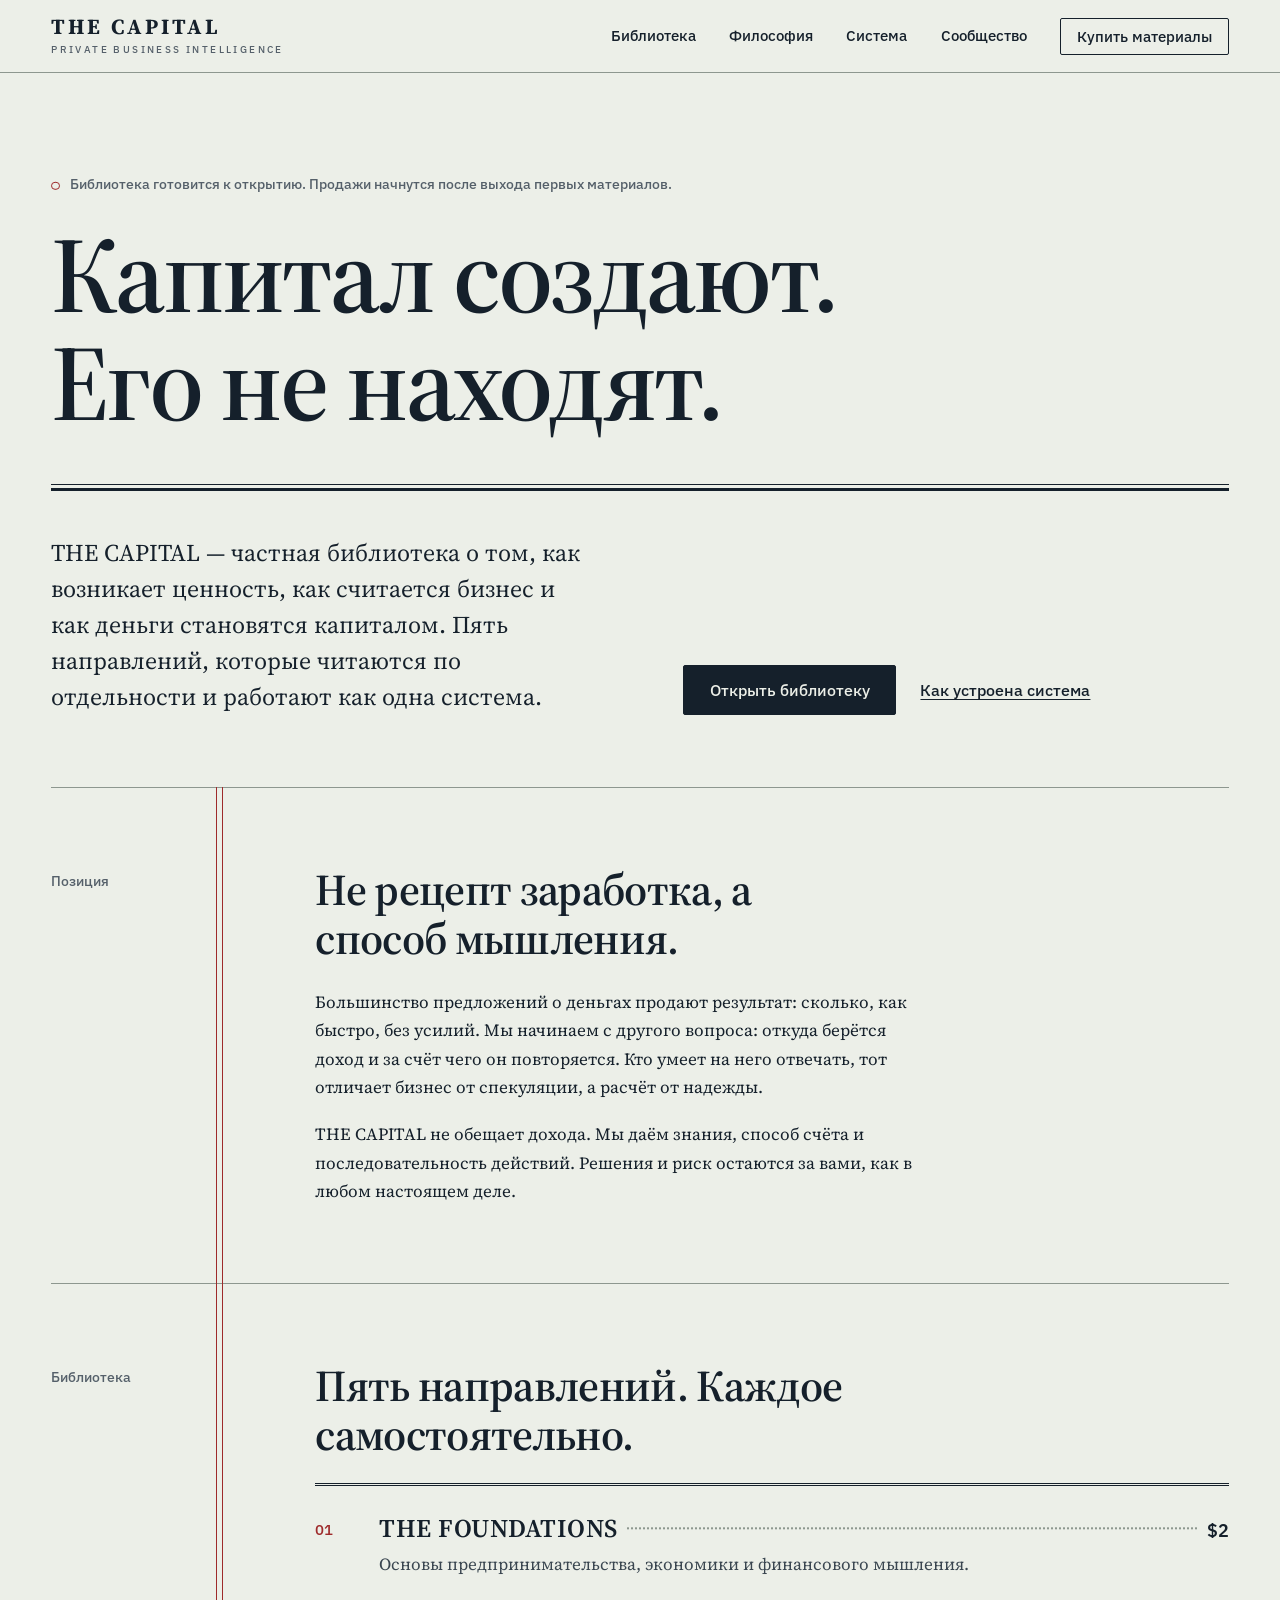
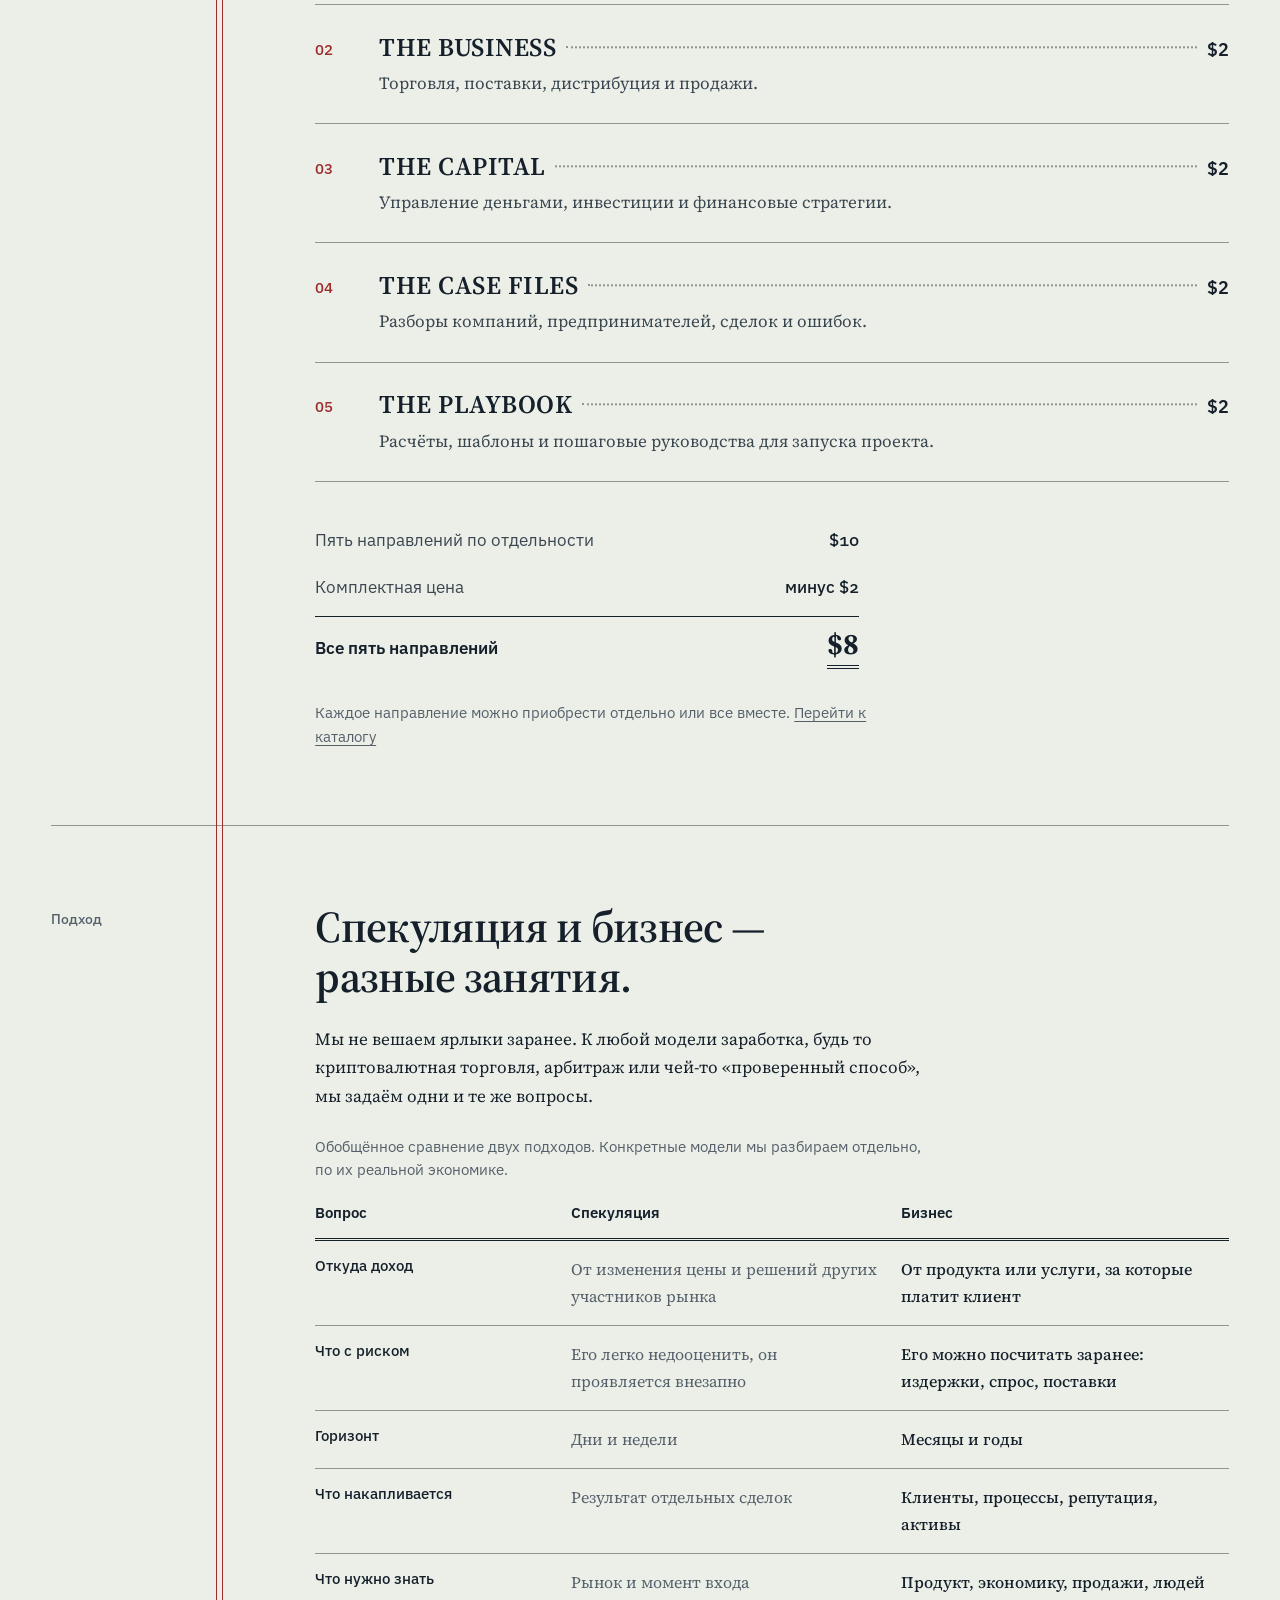
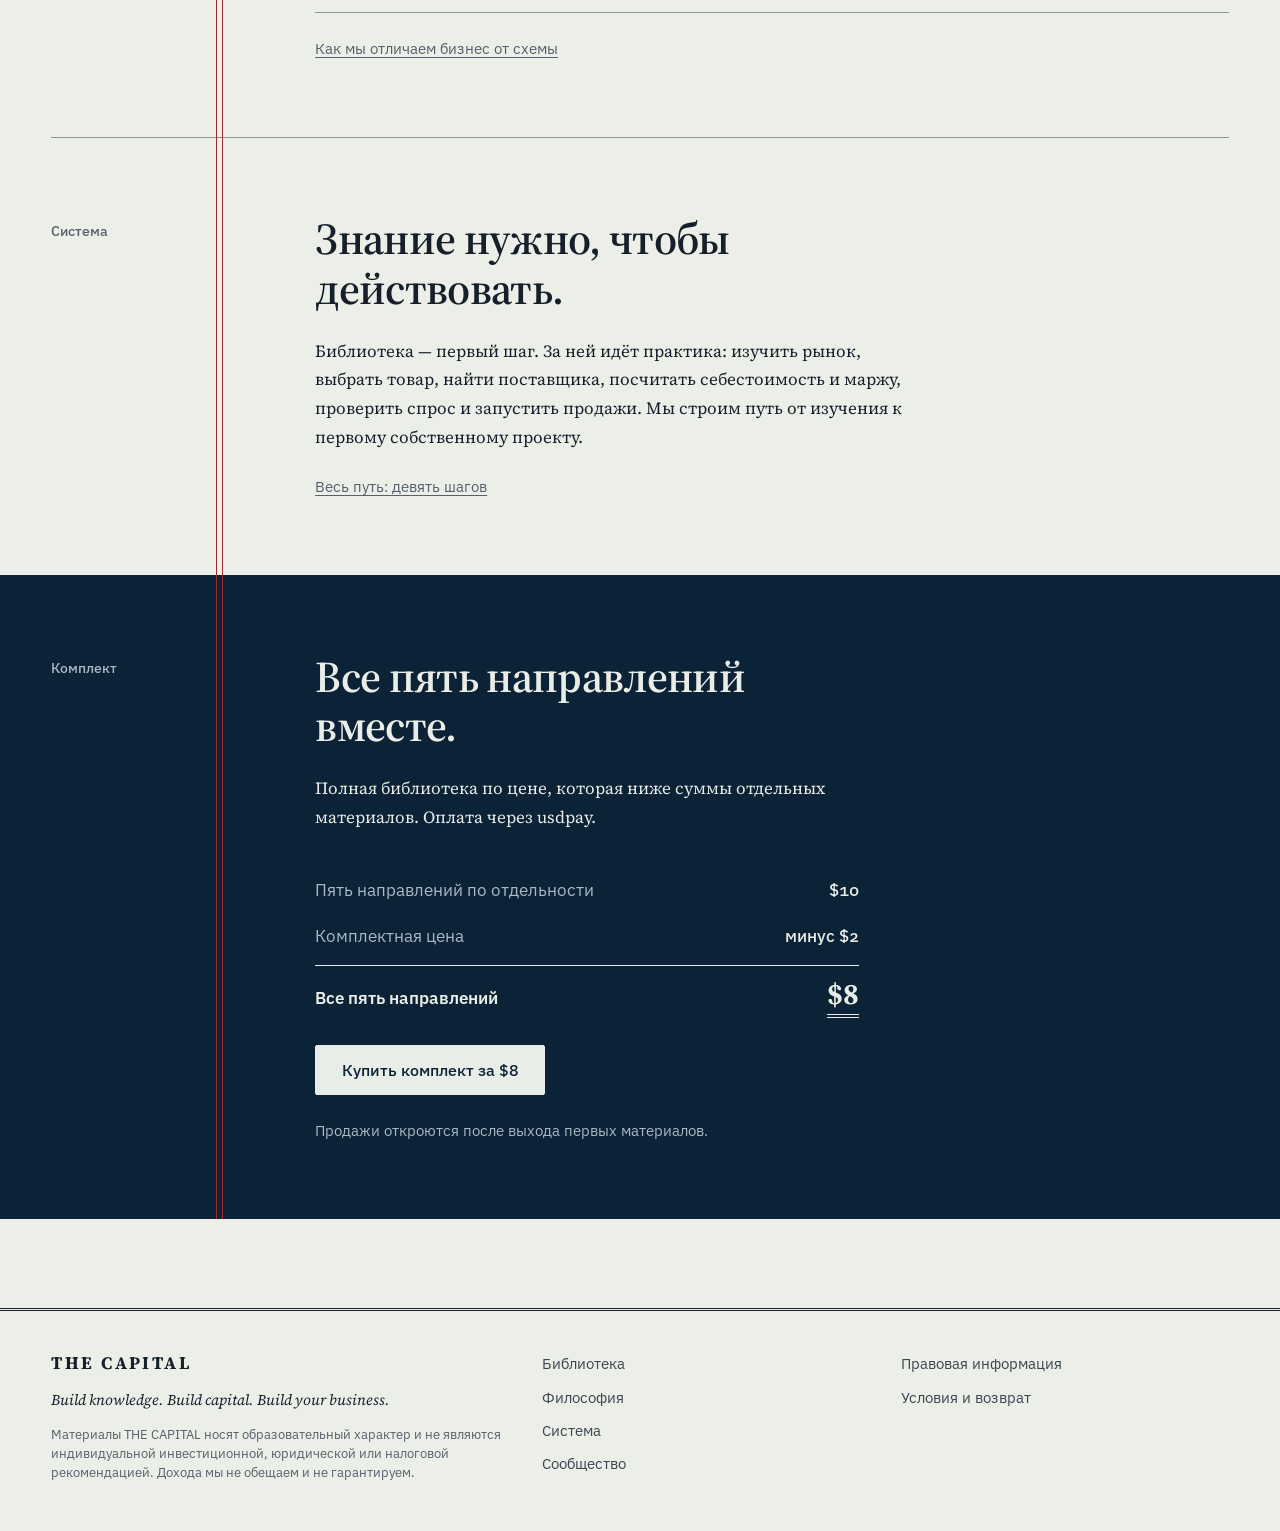
<file: index.html>
<!doctype html>
<html lang="ru">
<head>
<meta charset="utf-8">
<meta name="viewport" content="width=device-width, initial-scale=1">
<title>THE CAPITAL. Private Business Intelligence</title>
<meta name="description" content="Частная библиотека о капитале, торговле и предпринимательстве: пять самостоятельных направлений от фундамента экономики до практических расчётов для собственного дела.">
<meta name="theme-color" content="#0c2236">
<meta property="og:type" content="website">
<meta property="og:title" content="THE CAPITAL. Private Business Intelligence">
<meta property="og:description" content="Частная библиотека о капитале, торговле и предпринимательстве: пять самостоятельных направлений от фундамента экономики до практических расчётов для собственного дела.">
<link rel="icon" href="favicon.svg" type="image/svg+xml">
<link rel="preconnect" href="https://fonts.googleapis.com">
<link rel="preconnect" href="https://fonts.gstatic.com" crossorigin>
<link rel="stylesheet" href="https://fonts.googleapis.com/css2?family=IBM+Plex+Sans:wght@400;500;600&amp;family=Source+Serif+4:ital,opsz,wght@0,8..60,400;0,8..60,600;0,8..60,700;1,8..60,400&amp;display=swap">
<link rel="stylesheet" href="styles.css">
</head>
<body>
<a class="skip" href="#main">Перейти к содержанию</a>
<header class="mast">
<div class="wrap mast__row">
<a class="brand" href="index.html" aria-label="THE CAPITAL, на главную">
<span class="brand__name">THE CAPITAL</span>
<span class="brand__tag">Private Business Intelligence</span>
</a>
<button class="menu-btn" type="button" aria-expanded="false" aria-controls="site-nav">Меню</button>
<nav id="site-nav" class="nav" aria-label="Основная навигация">
<a href="library.html">Библиотека</a>
<a href="philosophy.html">Философия</a>
<a href="system.html">Система</a>
<a href="community.html">Сообщество</a>
<a class="nav__buy" href="library.html#catalog">Купить материалы</a>
</nav>
</div>
</header>
<main id="main">

<section class="hero">
<div class="wrap">
<p class="hero__status">Библиотека готовится к открытию. Продажи начнутся после выхода первых материалов.</p>
<h1><span>Капитал создают.</span> <span>Его не находят.</span></h1>
<div class="hero__rule" aria-hidden="true"></div>
<div class="hero__cols">
<p class="lede">THE CAPITAL — частная библиотека о том, как возникает ценность, как считается бизнес и как деньги становятся капиталом. Пять направлений, которые читаются по отдельности и работают как одна система.</p>
<div class="hero__actions">
<a class="btn" href="library.html">Открыть библиотеку</a>
<a class="textlink" href="system.html">Как устроена система</a>
</div>
</div>
</div>
</section>

<div class="wrap ledger">

<section class="sec">
<p class="sec__label">Позиция</p>
<div class="sec__body">
<h2>Не рецепт заработка, а способ мышления.</h2>
<div class="prose">
<p>Большинство предложений о деньгах продают результат: сколько, как быстро, без усилий. Мы начинаем с другого вопроса: откуда берётся доход и за счёт чего он повторяется. Кто умеет на него отвечать, тот отличает бизнес от спекуляции, а расчёт от надежды.</p>
<p>THE CAPITAL не обещает дохода. Мы даём знания, способ счёта и последовательность действий. Решения и риск остаются за вами, как в любом настоящем деле.</p>
</div>
</div>
</section>

<section class="sec" id="directions">
<p class="sec__label">Библиотека</p>
<div class="sec__body">
<h2>Пять направлений. Каждое самостоятельно.</h2>
<ul class="accounts">
<li class="acct">
<span class="acct__no">01</span>
<div>
<p class="acct__line"><a class="acct__link acct__name" href="library.html#foundations">THE FOUNDATIONS</a><span class="leader" aria-hidden="true"></span><span class="acct__price">$2</span></p>
<p class="acct__desc">Основы предпринимательства, экономики и финансового мышления.</p>
</div>
</li><li class="acct">
<span class="acct__no">02</span>
<div>
<p class="acct__line"><a class="acct__link acct__name" href="library.html#business">THE BUSINESS</a><span class="leader" aria-hidden="true"></span><span class="acct__price">$2</span></p>
<p class="acct__desc">Торговля, поставки, дистрибуция и продажи.</p>
</div>
</li><li class="acct">
<span class="acct__no">03</span>
<div>
<p class="acct__line"><a class="acct__link acct__name" href="library.html#capital">THE CAPITAL</a><span class="leader" aria-hidden="true"></span><span class="acct__price">$2</span></p>
<p class="acct__desc">Управление деньгами, инвестиции и финансовые стратегии.</p>
</div>
</li><li class="acct">
<span class="acct__no">04</span>
<div>
<p class="acct__line"><a class="acct__link acct__name" href="library.html#casefiles">THE CASE FILES</a><span class="leader" aria-hidden="true"></span><span class="acct__price">$2</span></p>
<p class="acct__desc">Разборы компаний, предпринимателей, сделок и ошибок.</p>
</div>
</li><li class="acct">
<span class="acct__no">05</span>
<div>
<p class="acct__line"><a class="acct__link acct__name" href="library.html#playbook">THE PLAYBOOK</a><span class="leader" aria-hidden="true"></span><span class="acct__price">$2</span></p>
<p class="acct__desc">Расчёты, шаблоны и пошаговые руководства для запуска проекта.</p>
</div>
</li>
</ul>
<dl class="totals">
<div><dt>Пять направлений по отдельности</dt><dd>$10</dd></div>
<div><dt>Комплектная цена</dt><dd>минус $2</dd></div>
<div class="totals__sum"><dt>Все пять направлений</dt><dd>$8</dd></div>
</dl>
<p class="note">Каждое направление можно приобрести отдельно или все вместе. <a href="library.html#catalog">Перейти к каталогу</a></p>
</div>
</section>

<section class="sec">
<p class="sec__label">Подход</p>
<div class="sec__body">
<h2>Спекуляция и бизнес — разные занятия.</h2>
<div class="prose"><p>Мы не вешаем ярлыки заранее. К любой модели заработка, будь то криптовалютная торговля, арбитраж или чей-то «проверенный способ», мы задаём одни и те же вопросы.</p></div>
<div class="tablewrap">
<table class="compare">
<caption>Обобщённое сравнение двух подходов. Конкретные модели мы разбираем отдельно, по их реальной экономике.</caption>
<thead><tr><th scope="col">Вопрос</th><th scope="col">Спекуляция</th><th scope="col">Бизнес</th></tr></thead>
<tbody>
<tr><th scope="row">Откуда доход</th><td>От изменения цены и решений других участников рынка</td><td>От продукта или услуги, за которые платит клиент</td></tr>
<tr><th scope="row">Что с риском</th><td>Его легко недооценить, он проявляется внезапно</td><td>Его можно посчитать заранее: издержки, спрос, поставки</td></tr>
<tr><th scope="row">Горизонт</th><td>Дни и недели</td><td>Месяцы и годы</td></tr>
<tr><th scope="row">Что накапливается</th><td>Результат отдельных сделок</td><td>Клиенты, процессы, репутация, активы</td></tr>
<tr><th scope="row">Что нужно знать</th><td>Рынок и момент входа</td><td>Продукт, экономику, продажи, людей</td></tr>
</tbody>
</table>
</div>
<p class="note"><a href="philosophy.html#spec">Как мы отличаем бизнес от схемы</a></p>
</div>
</section>

<section class="sec">
<p class="sec__label">Система</p>
<div class="sec__body">
<h2>Знание нужно, чтобы действовать.</h2>
<div class="prose">
<p>Библиотека — первый шаг. За ней идёт практика: изучить рынок, выбрать товар, найти поставщика, посчитать себестоимость и маржу, проверить спрос и запустить продажи. Мы строим путь от изучения к первому собственному проекту.</p>
</div>
<p class="note"><a href="system.html">Весь путь: девять шагов</a></p>
</div>
</section>

</div>

<div class="band">
<div class="wrap ledger">
<section class="sec">
<p class="sec__label">Комплект</p>
<div class="sec__body">
<h2>Все пять направлений вместе.</h2>
<div class="prose"><p>Полная библиотека по цене, которая ниже суммы отдельных материалов. Оплата через usdpay.</p></div>
<dl class="totals">
<div><dt>Пять направлений по отдельности</dt><dd>$10</dd></div>
<div><dt>Комплектная цена</dt><dd>минус $2</dd></div>
<div class="totals__sum"><dt>Все пять направлений</dt><dd>$8</dd></div>
</dl>
<div class="acct__buy"><button class="btn btn--light" type="button" data-buy="all">Купить комплект за $8</button></div>
<p class="note">Продажи откроются после выхода первых материалов.</p>
</div>
</section>
</div>
</div>
</main>
<footer class="foot">
<div class="wrap foot__grid">
<div>
<p class="foot__brand">THE CAPITAL</p>
<p class="foot__motto">Build knowledge. Build capital. Build your business.</p>
<small>Материалы THE CAPITAL носят образовательный характер и не являются индивидуальной инвестиционной, юридической или налоговой рекомендацией. Дохода мы не обещаем и не гарантируем.</small>
</div>
<nav aria-label="Разделы">
<ul>
<li><a href="library.html">Библиотека</a></li>
<li><a href="philosophy.html">Философия</a></li>
<li><a href="system.html">Система</a></li>
<li><a href="community.html">Сообщество</a></li>
</ul>
</nav>
<nav aria-label="Правовая информация">
<ul>
<li><a href="legal.html">Правовая информация</a></li>
<li><a href="legal.html#conditions">Условия и возврат</a></li>
</ul>
</nav>
</div>
</footer>
<script src="config.js"></script>
<script src="capital.js"></script>
</body>
</html>
</file>
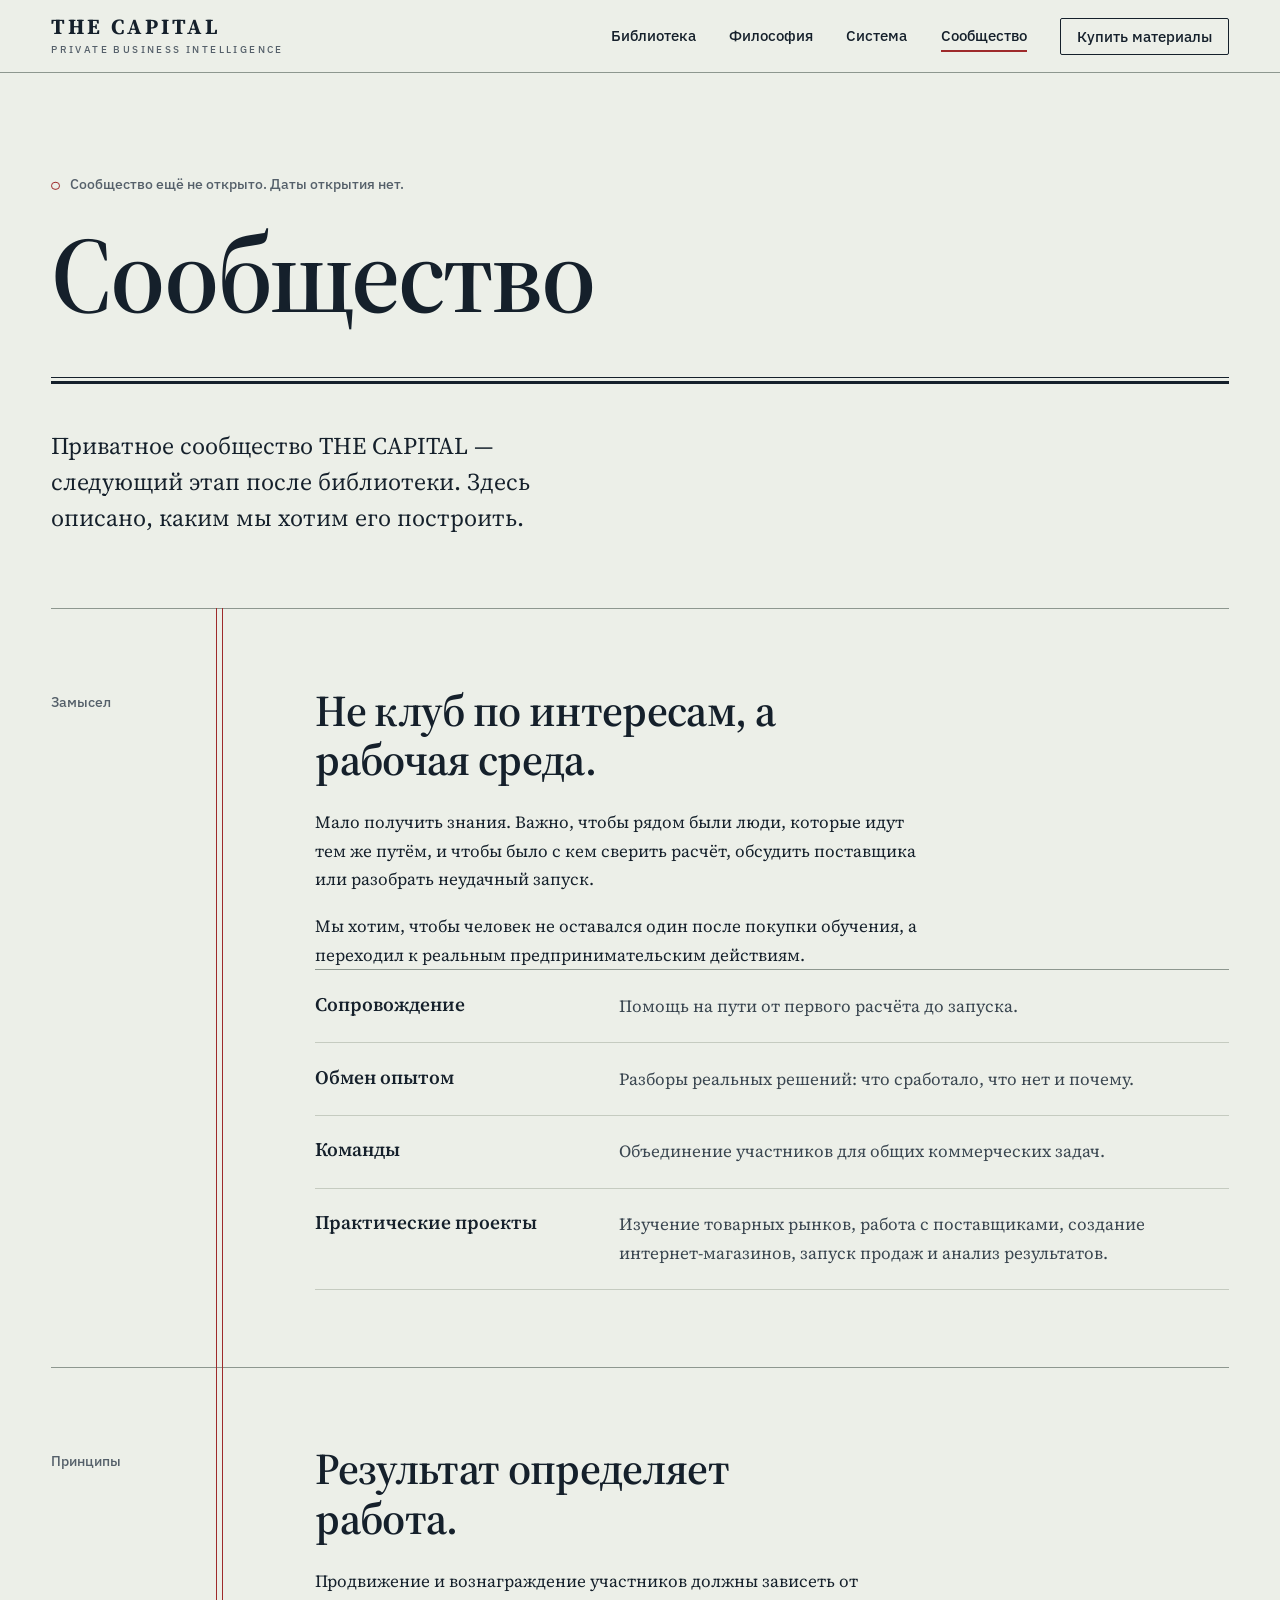
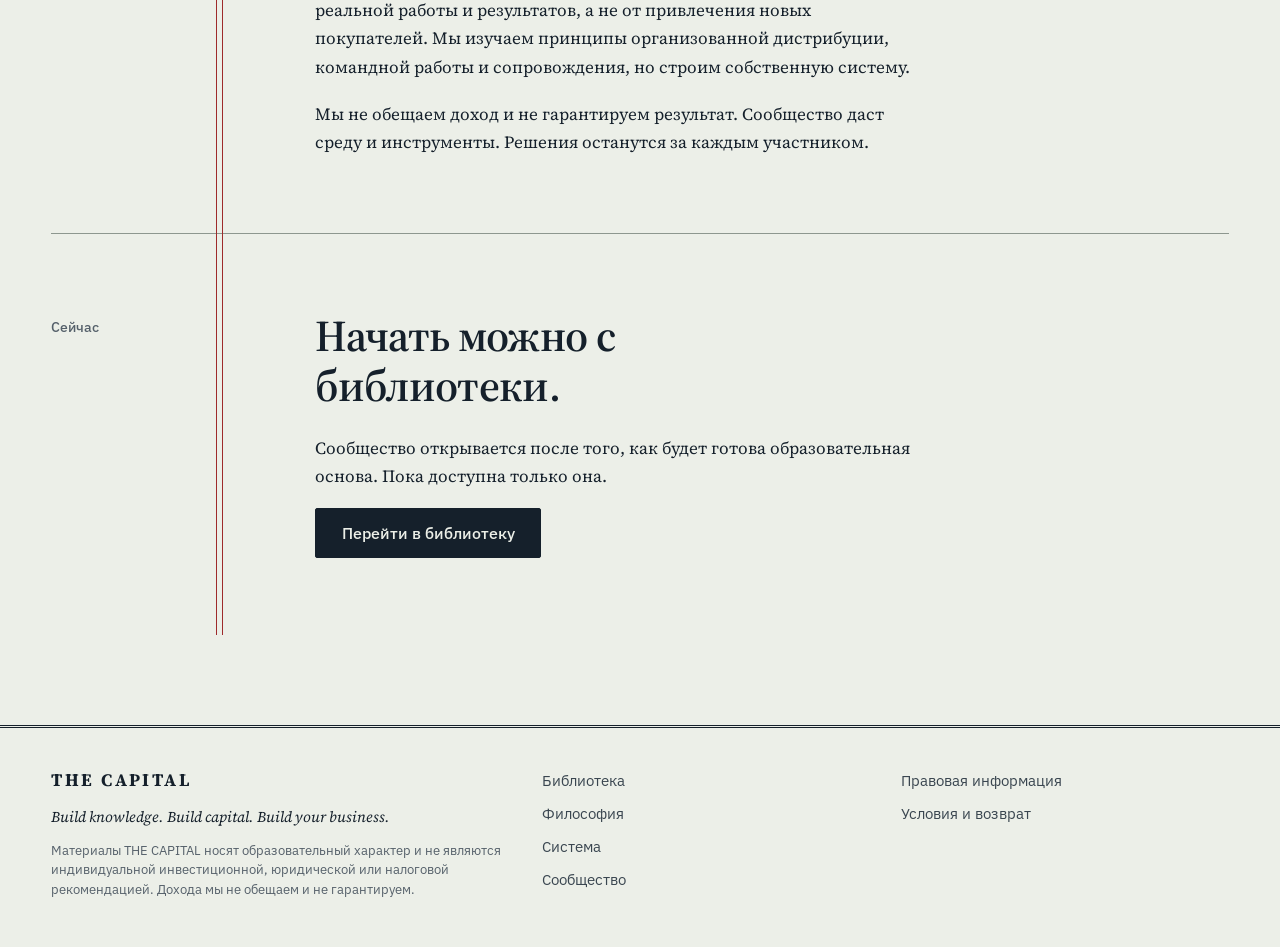
<file: community.html>
<!doctype html>
<html lang="ru">
<head>
<meta charset="utf-8">
<meta name="viewport" content="width=device-width, initial-scale=1">
<title>Сообщество. THE CAPITAL</title>
<meta name="description" content="Приватное сообщество THE CAPITAL: концепция следующего этапа. Сообщество ещё не открыто.">
<meta name="theme-color" content="#0c2236">
<meta property="og:type" content="website">
<meta property="og:title" content="Сообщество. THE CAPITAL">
<meta property="og:description" content="Приватное сообщество THE CAPITAL: концепция следующего этапа. Сообщество ещё не открыто.">
<link rel="icon" href="favicon.svg" type="image/svg+xml">
<link rel="preconnect" href="https://fonts.googleapis.com">
<link rel="preconnect" href="https://fonts.gstatic.com" crossorigin>
<link rel="stylesheet" href="https://fonts.googleapis.com/css2?family=IBM+Plex+Sans:wght@400;500;600&amp;family=Source+Serif+4:ital,opsz,wght@0,8..60,400;0,8..60,600;0,8..60,700;1,8..60,400&amp;display=swap">
<link rel="stylesheet" href="styles.css">
</head>
<body>
<a class="skip" href="#main">Перейти к содержанию</a>
<header class="mast">
<div class="wrap mast__row">
<a class="brand" href="index.html" aria-label="THE CAPITAL, на главную">
<span class="brand__name">THE CAPITAL</span>
<span class="brand__tag">Private Business Intelligence</span>
</a>
<button class="menu-btn" type="button" aria-expanded="false" aria-controls="site-nav">Меню</button>
<nav id="site-nav" class="nav" aria-label="Основная навигация">
<a href="library.html">Библиотека</a>
<a href="philosophy.html">Философия</a>
<a href="system.html">Система</a>
<a href="community.html" aria-current="page">Сообщество</a>
<a class="nav__buy" href="library.html#catalog">Купить материалы</a>
</nav>
</div>
</header>
<main id="main">

<section class="hero">
<div class="wrap">
<p class="hero__status">Сообщество ещё не открыто. Даты открытия нет.</p>
<h1>Сообщество</h1>
<div class="hero__rule" aria-hidden="true"></div>
<div class="hero__cols"><p class="lede">Приватное сообщество THE CAPITAL — следующий этап после библиотеки. Здесь описано, каким мы хотим его построить.</p></div>
</div>
</section>
<div class="wrap ledger">
<section class="sec">
<p class="sec__label">Замысел</p>
<div class="sec__body">
<h2>Не клуб по интересам, а рабочая среда.</h2>
<div class="prose">
<p>Мало получить знания. Важно, чтобы рядом были люди, которые идут тем же путём, и чтобы было с кем сверить расчёт, обсудить поставщика или разобрать неудачный запуск.</p>
<p>Мы хотим, чтобы человек не оставался один после покупки обучения, а переходил к реальным предпринимательским действиям.</p>
</div>
<dl class="defs">
<div><dt>Сопровождение</dt><dd>Помощь на пути от первого расчёта до запуска.</dd></div>
<div><dt>Обмен опытом</dt><dd>Разборы реальных решений: что сработало, что нет и почему.</dd></div>
<div><dt>Команды</dt><dd>Объединение участников для общих коммерческих задач.</dd></div>
<div><dt>Практические проекты</dt><dd>Изучение товарных рынков, работа с поставщиками, создание интернет-магазинов, запуск продаж и анализ результатов.</dd></div>
</dl>
</div>
</section>

<section class="sec">
<p class="sec__label">Принципы</p>
<div class="sec__body">
<h2>Результат определяет работа.</h2>
<div class="prose">
<p>Продвижение и вознаграждение участников должны зависеть от реальной работы и результатов, а не от привлечения новых покупателей. Мы изучаем принципы организованной дистрибуции, командной работы и сопровождения, но строим собственную систему.</p>
<p>Мы не обещаем доход и не гарантируем результат. Сообщество даст среду и инструменты. Решения останутся за каждым участником.</p>
</div>
</div>
</section>

<section class="sec">
<p class="sec__label">Сейчас</p>
<div class="sec__body">
<h2>Начать можно с библиотеки.</h2>
<div class="prose"><p>Сообщество открывается после того, как будет готова образовательная основа. Пока доступна только она.</p></div>
<div class="acct__buy"><a class="btn" href="library.html">Перейти в библиотеку</a></div>
</div>
</section>
</div>
</main>
<footer class="foot">
<div class="wrap foot__grid">
<div>
<p class="foot__brand">THE CAPITAL</p>
<p class="foot__motto">Build knowledge. Build capital. Build your business.</p>
<small>Материалы THE CAPITAL носят образовательный характер и не являются индивидуальной инвестиционной, юридической или налоговой рекомендацией. Дохода мы не обещаем и не гарантируем.</small>
</div>
<nav aria-label="Разделы">
<ul>
<li><a href="library.html">Библиотека</a></li>
<li><a href="philosophy.html">Философия</a></li>
<li><a href="system.html">Система</a></li>
<li><a href="community.html">Сообщество</a></li>
</ul>
</nav>
<nav aria-label="Правовая информация">
<ul>
<li><a href="legal.html">Правовая информация</a></li>
<li><a href="legal.html#conditions">Условия и возврат</a></li>
</ul>
</nav>
</div>
</footer>
<script src="config.js"></script>
<script src="capital.js"></script>
</body>
</html>
</file>
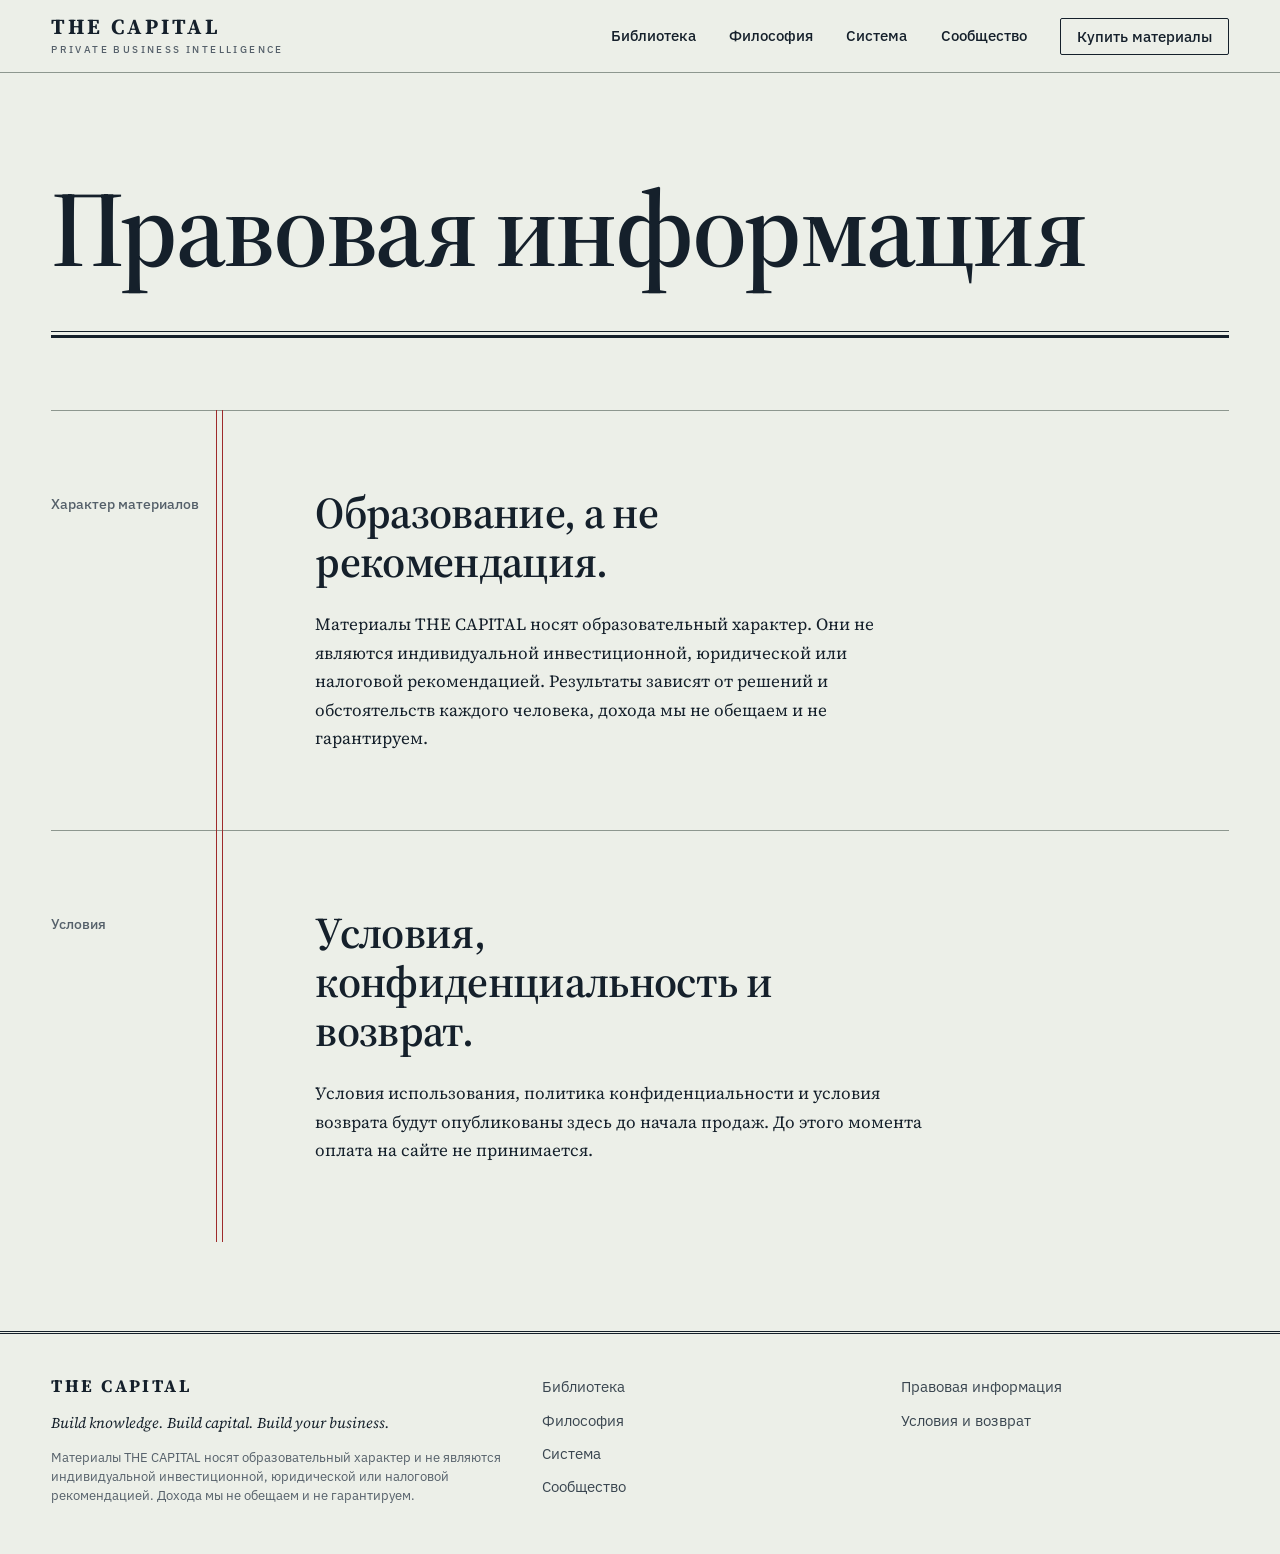
<file: legal.html>
<!doctype html>
<html lang="ru">
<head>
<meta charset="utf-8">
<meta name="viewport" content="width=device-width, initial-scale=1">
<title>Правовая информация. THE CAPITAL</title>
<meta name="description" content="Правовая информация THE CAPITAL: характер материалов, условия использования, конфиденциальность и возврат.">
<meta name="theme-color" content="#0c2236">
<meta property="og:type" content="website">
<meta property="og:title" content="Правовая информация. THE CAPITAL">
<meta property="og:description" content="Правовая информация THE CAPITAL: характер материалов, условия использования, конфиденциальность и возврат.">
<link rel="icon" href="favicon.svg" type="image/svg+xml">
<link rel="preconnect" href="https://fonts.googleapis.com">
<link rel="preconnect" href="https://fonts.gstatic.com" crossorigin>
<link rel="stylesheet" href="https://fonts.googleapis.com/css2?family=IBM+Plex+Sans:wght@400;500;600&amp;family=Source+Serif+4:ital,opsz,wght@0,8..60,400;0,8..60,600;0,8..60,700;1,8..60,400&amp;display=swap">
<link rel="stylesheet" href="styles.css">
</head>
<body>
<a class="skip" href="#main">Перейти к содержанию</a>
<header class="mast">
<div class="wrap mast__row">
<a class="brand" href="index.html" aria-label="THE CAPITAL, на главную">
<span class="brand__name">THE CAPITAL</span>
<span class="brand__tag">Private Business Intelligence</span>
</a>
<button class="menu-btn" type="button" aria-expanded="false" aria-controls="site-nav">Меню</button>
<nav id="site-nav" class="nav" aria-label="Основная навигация">
<a href="library.html">Библиотека</a>
<a href="philosophy.html">Философия</a>
<a href="system.html">Система</a>
<a href="community.html">Сообщество</a>
<a class="nav__buy" href="library.html#catalog">Купить материалы</a>
</nav>
</div>
</header>
<main id="main">

<section class="hero">
<div class="wrap">
<h1>Правовая информация</h1>
<div class="hero__rule" aria-hidden="true"></div>
</div>
</section>
<div class="wrap ledger">
<section class="sec">
<p class="sec__label">Характер материалов</p>
<div class="sec__body">
<h2>Образование, а не рекомендация.</h2>
<div class="prose">
<p>Материалы THE CAPITAL носят образовательный характер. Они не являются индивидуальной инвестиционной, юридической или налоговой рекомендацией. Результаты зависят от решений и обстоятельств каждого человека, дохода мы не обещаем и не гарантируем.</p>
</div>
</div>
</section>
<section class="sec" id="conditions">
<p class="sec__label">Условия</p>
<div class="sec__body">
<h2>Условия, конфиденциальность и возврат.</h2>
<div class="prose">
<p>Условия использования, политика конфиденциальности и условия возврата будут опубликованы здесь до начала продаж. До этого момента оплата на сайте не принимается.</p>
</div>
</div>
</section>
</div>
</main>
<footer class="foot">
<div class="wrap foot__grid">
<div>
<p class="foot__brand">THE CAPITAL</p>
<p class="foot__motto">Build knowledge. Build capital. Build your business.</p>
<small>Материалы THE CAPITAL носят образовательный характер и не являются индивидуальной инвестиционной, юридической или налоговой рекомендацией. Дохода мы не обещаем и не гарантируем.</small>
</div>
<nav aria-label="Разделы">
<ul>
<li><a href="library.html">Библиотека</a></li>
<li><a href="philosophy.html">Философия</a></li>
<li><a href="system.html">Система</a></li>
<li><a href="community.html">Сообщество</a></li>
</ul>
</nav>
<nav aria-label="Правовая информация">
<ul>
<li><a href="legal.html">Правовая информация</a></li>
<li><a href="legal.html#conditions">Условия и возврат</a></li>
</ul>
</nav>
</div>
</footer>
<script src="config.js"></script>
<script src="capital.js"></script>
</body>
</html>
</file>
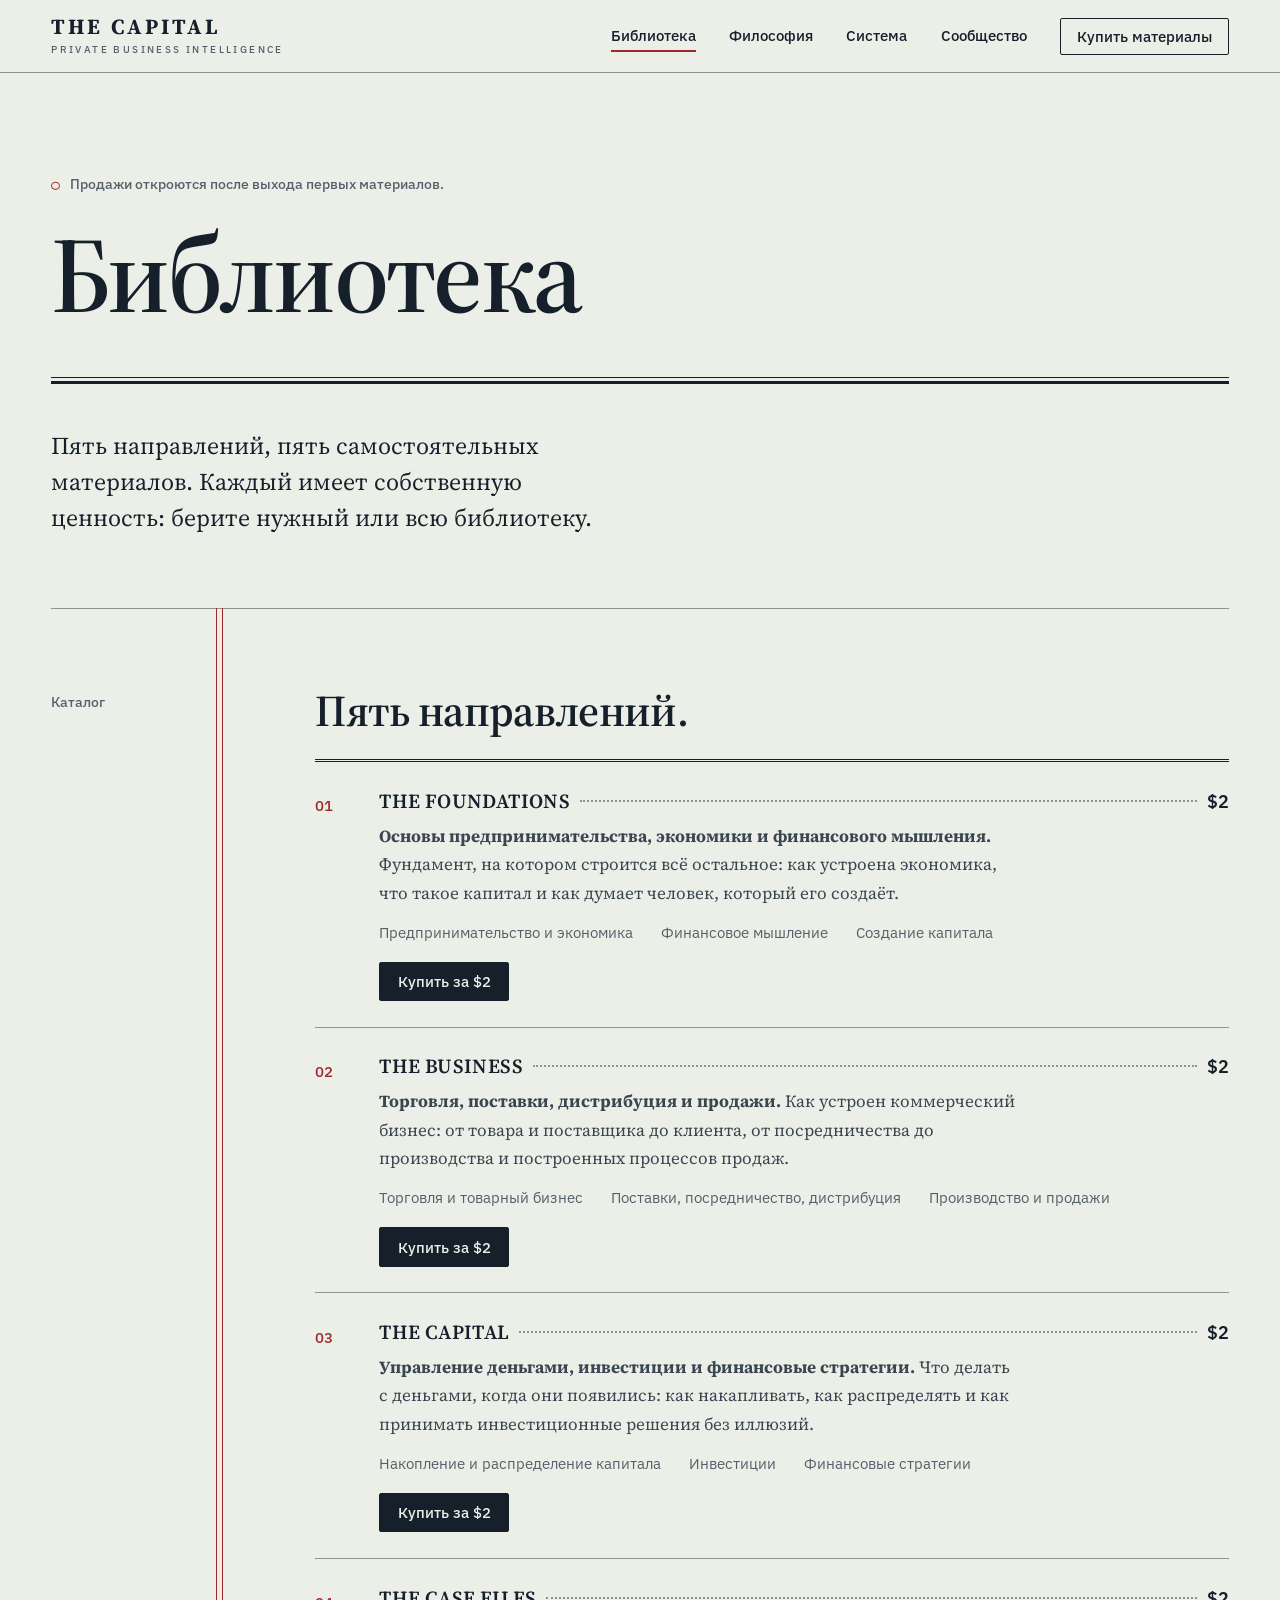
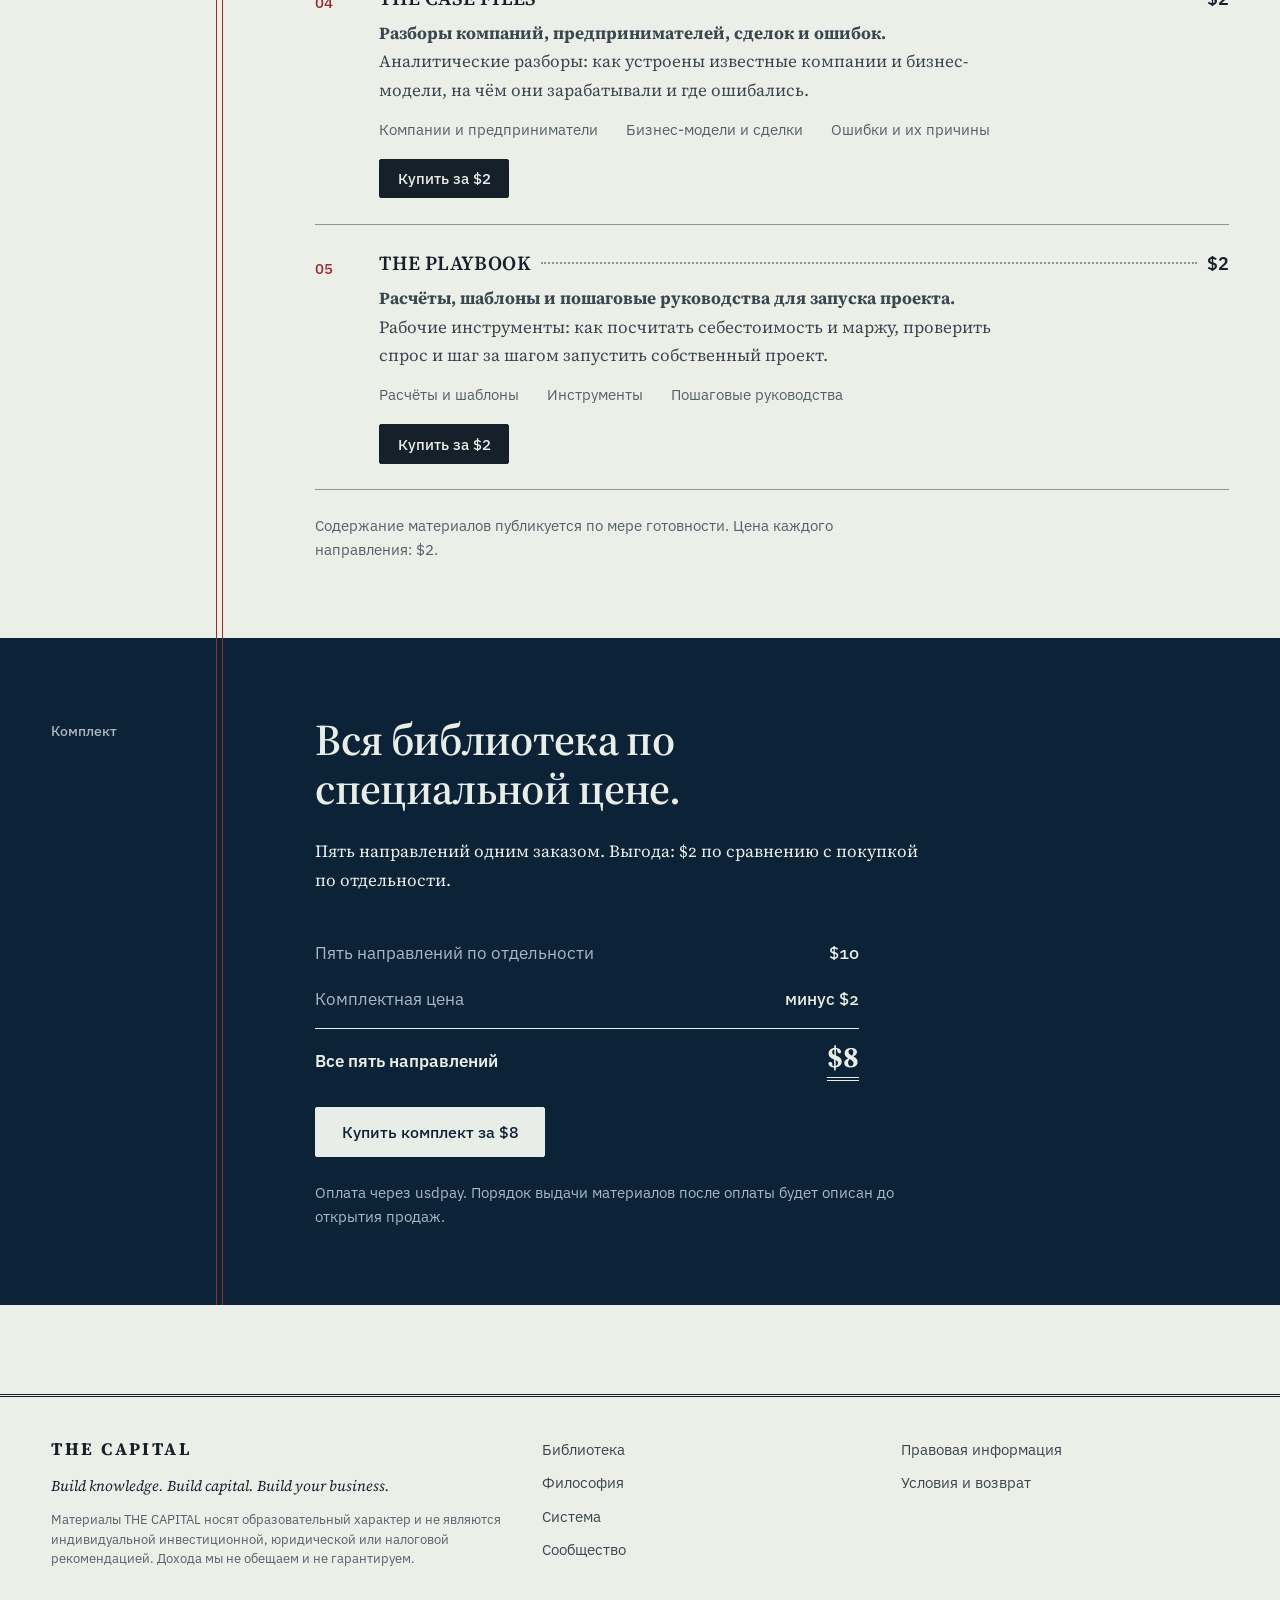
<file: library.html>
<!doctype html>
<html lang="ru">
<head>
<meta charset="utf-8">
<meta name="viewport" content="width=device-width, initial-scale=1">
<title>Библиотека. THE CAPITAL</title>
<meta name="description" content="Пять самостоятельных образовательных материалов THE CAPITAL: основы, бизнес, капитал, разборы и практические инструменты. Покупка отдельно или комплектом.">
<meta name="theme-color" content="#0c2236">
<meta property="og:type" content="website">
<meta property="og:title" content="Библиотека. THE CAPITAL">
<meta property="og:description" content="Пять самостоятельных образовательных материалов THE CAPITAL: основы, бизнес, капитал, разборы и практические инструменты. Покупка отдельно или комплектом.">
<link rel="icon" href="favicon.svg" type="image/svg+xml">
<link rel="preconnect" href="https://fonts.googleapis.com">
<link rel="preconnect" href="https://fonts.gstatic.com" crossorigin>
<link rel="stylesheet" href="https://fonts.googleapis.com/css2?family=IBM+Plex+Sans:wght@400;500;600&amp;family=Source+Serif+4:ital,opsz,wght@0,8..60,400;0,8..60,600;0,8..60,700;1,8..60,400&amp;display=swap">
<link rel="stylesheet" href="styles.css">
</head>
<body>
<a class="skip" href="#main">Перейти к содержанию</a>
<header class="mast">
<div class="wrap mast__row">
<a class="brand" href="index.html" aria-label="THE CAPITAL, на главную">
<span class="brand__name">THE CAPITAL</span>
<span class="brand__tag">Private Business Intelligence</span>
</a>
<button class="menu-btn" type="button" aria-expanded="false" aria-controls="site-nav">Меню</button>
<nav id="site-nav" class="nav" aria-label="Основная навигация">
<a href="library.html" aria-current="page">Библиотека</a>
<a href="philosophy.html">Философия</a>
<a href="system.html">Система</a>
<a href="community.html">Сообщество</a>
<a class="nav__buy" href="library.html#catalog">Купить материалы</a>
</nav>
</div>
</header>
<main id="main">

<section class="hero">
<div class="wrap">
<p class="hero__status">Продажи откроются после выхода первых материалов.</p>
<h1>Библиотека</h1>
<div class="hero__rule" aria-hidden="true"></div>
<div class="hero__cols"><p class="lede">Пять направлений, пять самостоятельных материалов. Каждый имеет собственную ценность: берите нужный или всю библиотеку.</p></div>
</div>
</section>
<div class="wrap ledger">
<section class="sec" id="catalog">
<p class="sec__label">Каталог</p>
<div class="sec__body">
<h2>Пять направлений.</h2>
<ul class="accounts">
<li class="acct" id="foundations">
<span class="acct__no">01</span>
<div>
<h3 class="acct__line"><span class="acct__name">THE FOUNDATIONS</span><span class="leader" aria-hidden="true"></span><span class="acct__price">$2</span></h3>
<p class="acct__desc"><strong>Основы предпринимательства, экономики и финансового мышления.</strong> Фундамент, на котором строится всё остальное: как устроена экономика, что такое капитал и как думает человек, который его создаёт.</p>
<ul class="acct__topics"><li>Предпринимательство и экономика</li><li>Финансовое мышление</li><li>Создание капитала</li></ul>
<div class="acct__buy"><button class="btn btn--small" type="button" data-buy="foundations">Купить за $2</button></div>
</div>
</li><li class="acct" id="business">
<span class="acct__no">02</span>
<div>
<h3 class="acct__line"><span class="acct__name">THE BUSINESS</span><span class="leader" aria-hidden="true"></span><span class="acct__price">$2</span></h3>
<p class="acct__desc"><strong>Торговля, поставки, дистрибуция и продажи.</strong> Как устроен коммерческий бизнес: от товара и поставщика до клиента, от посредничества до производства и построенных процессов продаж.</p>
<ul class="acct__topics"><li>Торговля и товарный бизнес</li><li>Поставки, посредничество, дистрибуция</li><li>Производство и продажи</li></ul>
<div class="acct__buy"><button class="btn btn--small" type="button" data-buy="business">Купить за $2</button></div>
</div>
</li><li class="acct" id="capital">
<span class="acct__no">03</span>
<div>
<h3 class="acct__line"><span class="acct__name">THE CAPITAL</span><span class="leader" aria-hidden="true"></span><span class="acct__price">$2</span></h3>
<p class="acct__desc"><strong>Управление деньгами, инвестиции и финансовые стратегии.</strong> Что делать с деньгами, когда они появились: как накапливать, как распределять и как принимать инвестиционные решения без иллюзий.</p>
<ul class="acct__topics"><li>Накопление и распределение капитала</li><li>Инвестиции</li><li>Финансовые стратегии</li></ul>
<div class="acct__buy"><button class="btn btn--small" type="button" data-buy="capital">Купить за $2</button></div>
</div>
</li><li class="acct" id="casefiles">
<span class="acct__no">04</span>
<div>
<h3 class="acct__line"><span class="acct__name">THE CASE FILES</span><span class="leader" aria-hidden="true"></span><span class="acct__price">$2</span></h3>
<p class="acct__desc"><strong>Разборы компаний, предпринимателей, сделок и ошибок.</strong> Аналитические разборы: как устроены известные компании и бизнес-модели, на чём они зарабатывали и где ошибались.</p>
<ul class="acct__topics"><li>Компании и предприниматели</li><li>Бизнес-модели и сделки</li><li>Ошибки и их причины</li></ul>
<div class="acct__buy"><button class="btn btn--small" type="button" data-buy="casefiles">Купить за $2</button></div>
</div>
</li><li class="acct" id="playbook">
<span class="acct__no">05</span>
<div>
<h3 class="acct__line"><span class="acct__name">THE PLAYBOOK</span><span class="leader" aria-hidden="true"></span><span class="acct__price">$2</span></h3>
<p class="acct__desc"><strong>Расчёты, шаблоны и пошаговые руководства для запуска проекта.</strong> Рабочие инструменты: как посчитать себестоимость и маржу, проверить спрос и шаг за шагом запустить собственный проект.</p>
<ul class="acct__topics"><li>Расчёты и шаблоны</li><li>Инструменты</li><li>Пошаговые руководства</li></ul>
<div class="acct__buy"><button class="btn btn--small" type="button" data-buy="playbook">Купить за $2</button></div>
</div>
</li>
</ul>
<p class="note">Содержание материалов публикуется по мере готовности. Цена каждого направления: $2.</p>
</div>
</section>
</div>
<div class="band">
<div class="wrap ledger">
<section class="sec" id="bundle">
<p class="sec__label">Комплект</p>
<div class="sec__body">
<h2>Вся библиотека по специальной цене.</h2>
<div class="prose"><p>Пять направлений одним заказом. Выгода: $2 по сравнению с покупкой по отдельности.</p></div>
<dl class="totals">
<div><dt>Пять направлений по отдельности</dt><dd>$10</dd></div>
<div><dt>Комплектная цена</dt><dd>минус $2</dd></div>
<div class="totals__sum"><dt>Все пять направлений</dt><dd>$8</dd></div>
</dl>
<div class="acct__buy"><button class="btn btn--light" type="button" data-buy="all">Купить комплект за $8</button></div>
<p class="note">Оплата через usdpay. Порядок выдачи материалов после оплаты будет описан до открытия продаж.</p>
</div>
</section>
</div>
</div>
</main>
<footer class="foot">
<div class="wrap foot__grid">
<div>
<p class="foot__brand">THE CAPITAL</p>
<p class="foot__motto">Build knowledge. Build capital. Build your business.</p>
<small>Материалы THE CAPITAL носят образовательный характер и не являются индивидуальной инвестиционной, юридической или налоговой рекомендацией. Дохода мы не обещаем и не гарантируем.</small>
</div>
<nav aria-label="Разделы">
<ul>
<li><a href="library.html">Библиотека</a></li>
<li><a href="philosophy.html">Философия</a></li>
<li><a href="system.html">Система</a></li>
<li><a href="community.html">Сообщество</a></li>
</ul>
</nav>
<nav aria-label="Правовая информация">
<ul>
<li><a href="legal.html">Правовая информация</a></li>
<li><a href="legal.html#conditions">Условия и возврат</a></li>
</ul>
</nav>
</div>
</footer>
<script src="config.js"></script>
<script src="capital.js"></script>
</body>
</html>
</file>
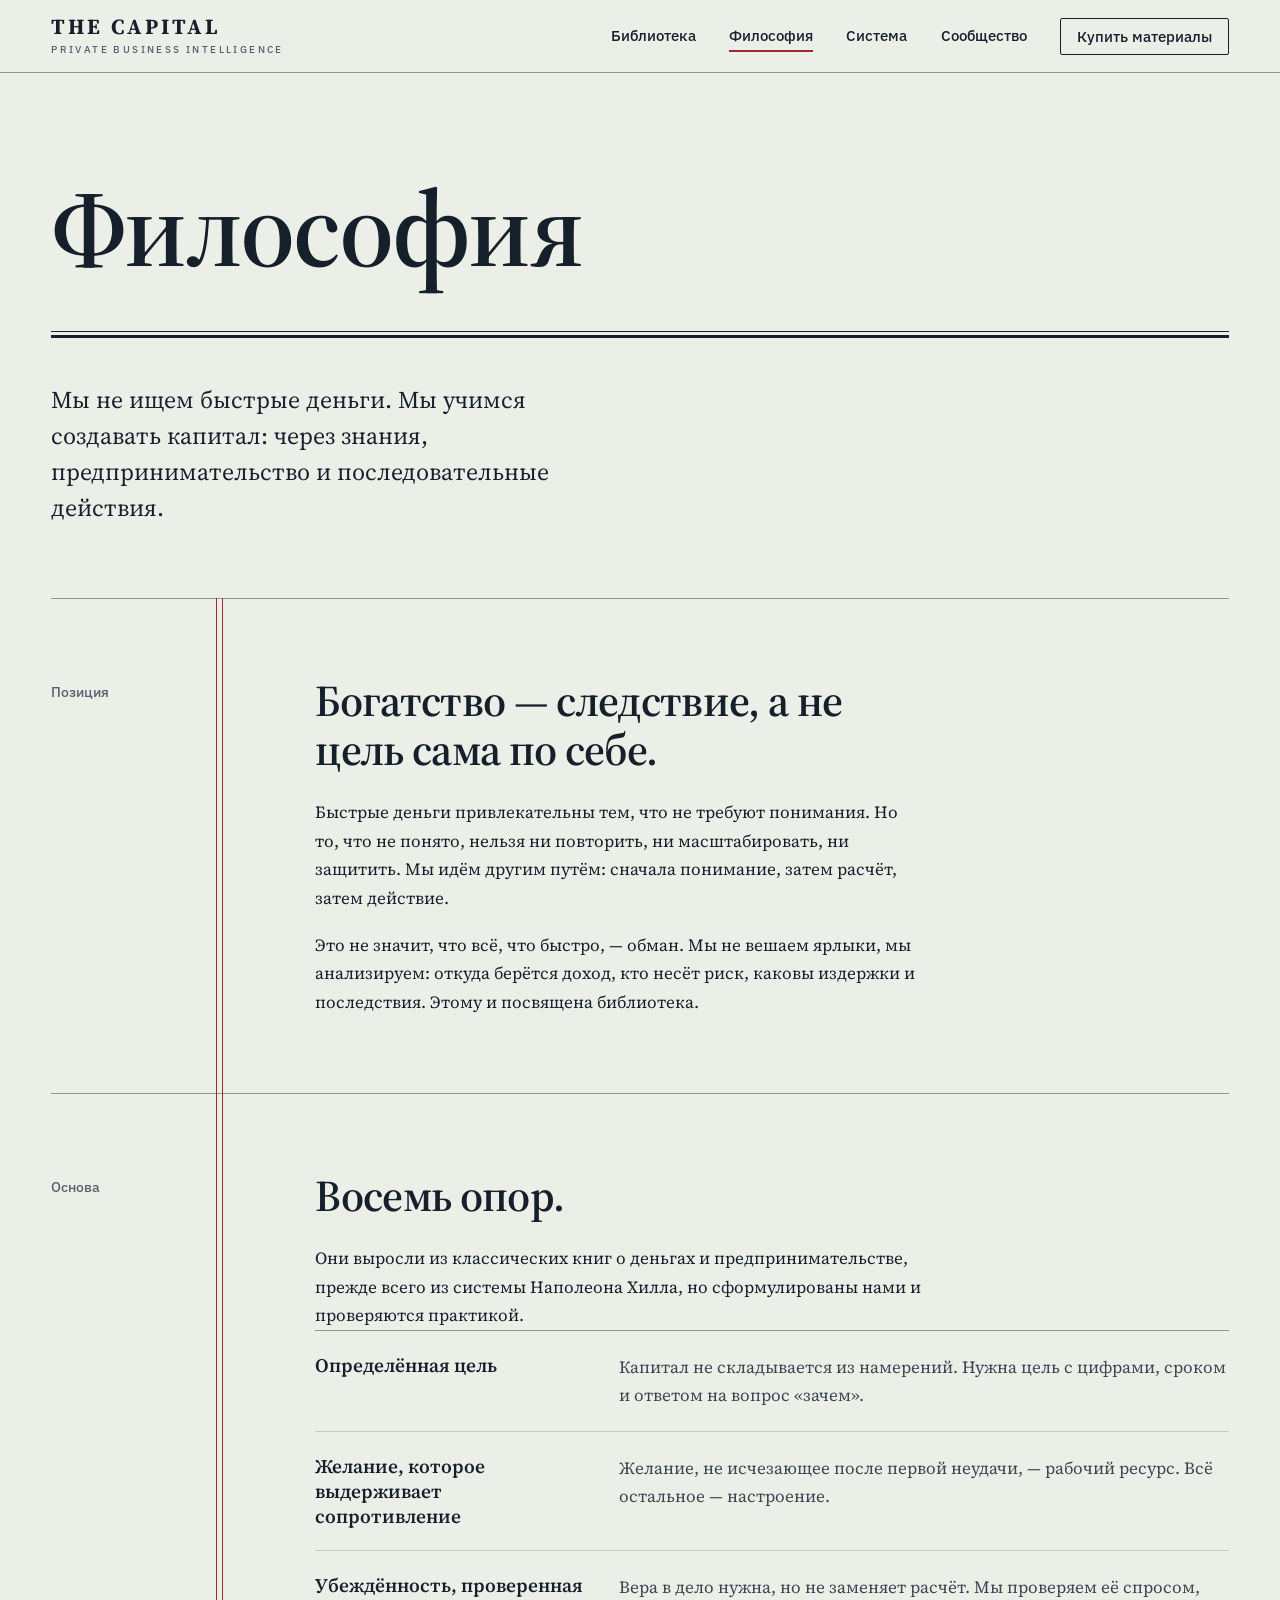
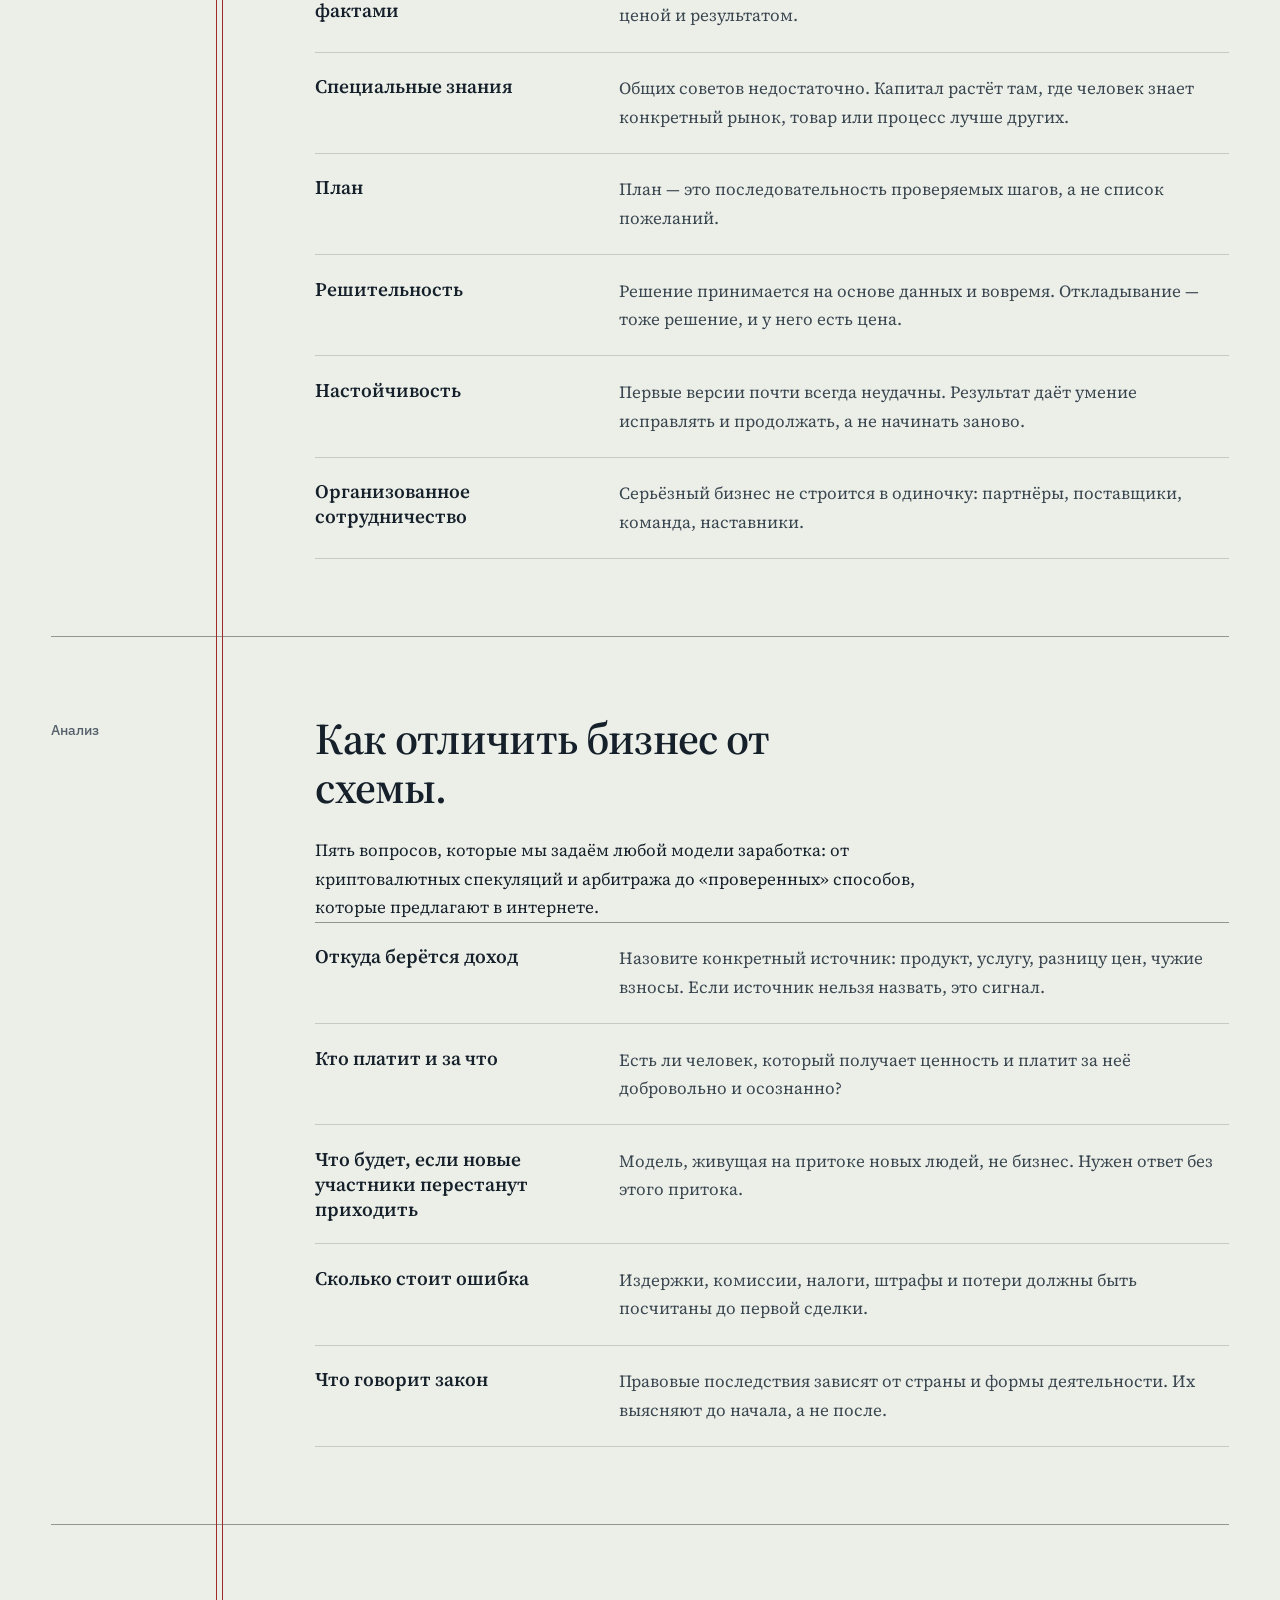
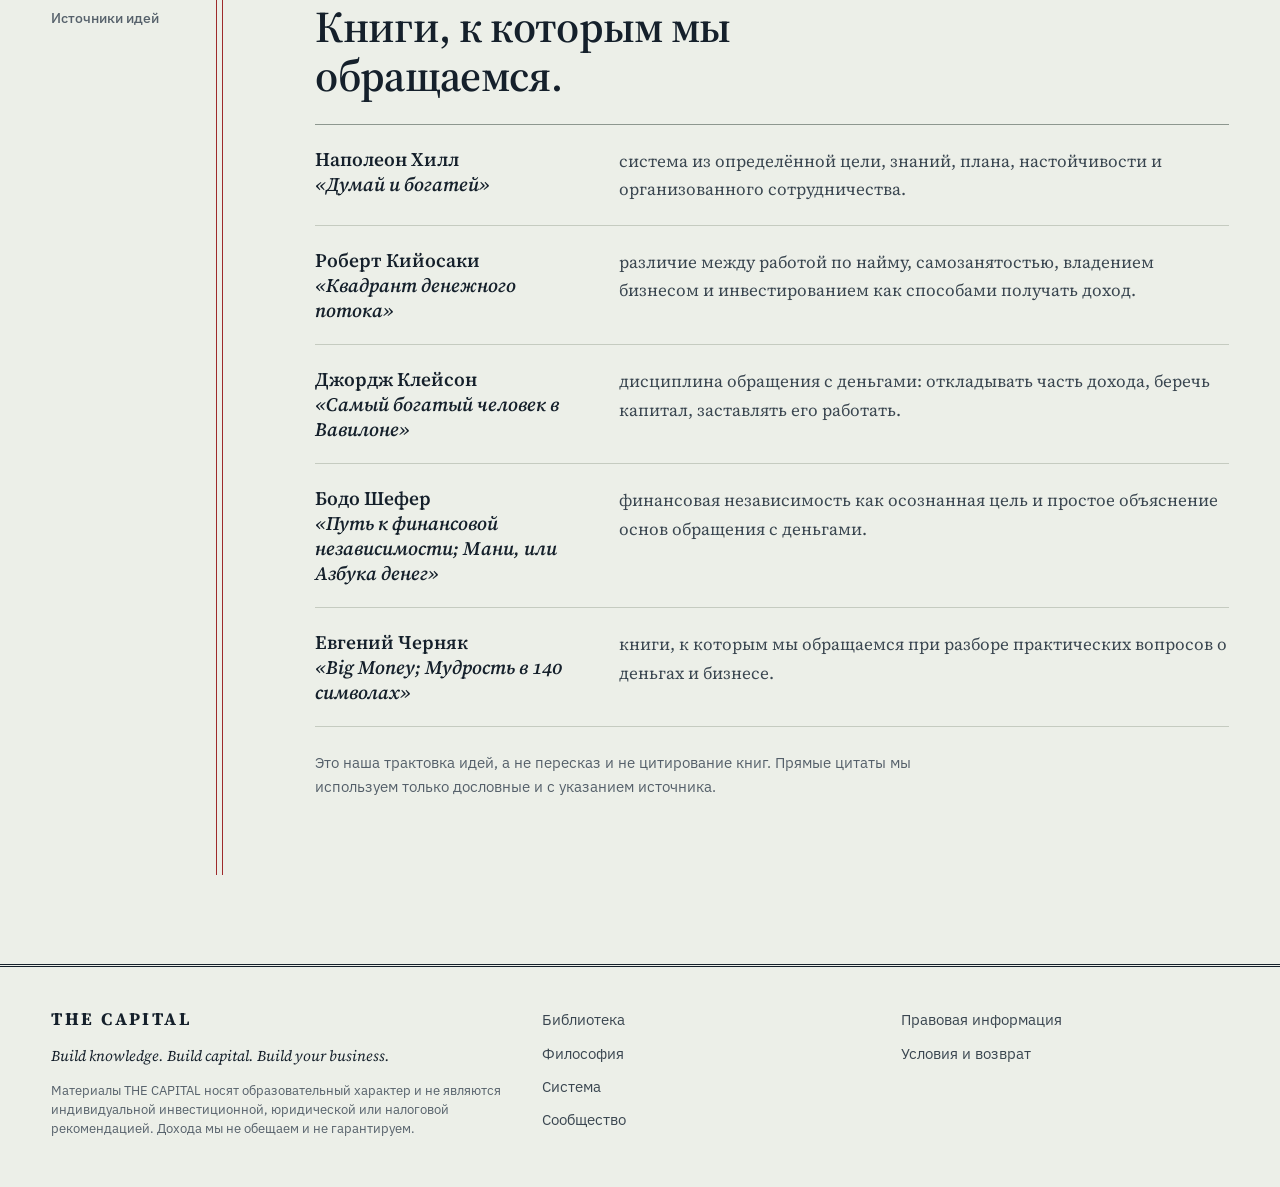
<file: philosophy.html>
<!doctype html>
<html lang="ru">
<head>
<meta charset="utf-8">
<meta name="viewport" content="width=device-width, initial-scale=1">
<title>Философия. THE CAPITAL</title>
<meta name="description" content="Принципы THE CAPITAL: восемь опор создания капитала, пять вопросов, которые отличают бизнес от схемы, и книги, на идеях которых мы строим библиотеку.">
<meta name="theme-color" content="#0c2236">
<meta property="og:type" content="website">
<meta property="og:title" content="Философия. THE CAPITAL">
<meta property="og:description" content="Принципы THE CAPITAL: восемь опор создания капитала, пять вопросов, которые отличают бизнес от схемы, и книги, на идеях которых мы строим библиотеку.">
<link rel="icon" href="favicon.svg" type="image/svg+xml">
<link rel="preconnect" href="https://fonts.googleapis.com">
<link rel="preconnect" href="https://fonts.gstatic.com" crossorigin>
<link rel="stylesheet" href="https://fonts.googleapis.com/css2?family=IBM+Plex+Sans:wght@400;500;600&amp;family=Source+Serif+4:ital,opsz,wght@0,8..60,400;0,8..60,600;0,8..60,700;1,8..60,400&amp;display=swap">
<link rel="stylesheet" href="styles.css">
</head>
<body>
<a class="skip" href="#main">Перейти к содержанию</a>
<header class="mast">
<div class="wrap mast__row">
<a class="brand" href="index.html" aria-label="THE CAPITAL, на главную">
<span class="brand__name">THE CAPITAL</span>
<span class="brand__tag">Private Business Intelligence</span>
</a>
<button class="menu-btn" type="button" aria-expanded="false" aria-controls="site-nav">Меню</button>
<nav id="site-nav" class="nav" aria-label="Основная навигация">
<a href="library.html">Библиотека</a>
<a href="philosophy.html" aria-current="page">Философия</a>
<a href="system.html">Система</a>
<a href="community.html">Сообщество</a>
<a class="nav__buy" href="library.html#catalog">Купить материалы</a>
</nav>
</div>
</header>
<main id="main">

<section class="hero">
<div class="wrap">
<h1>Философия</h1>
<div class="hero__rule" aria-hidden="true"></div>
<div class="hero__cols"><p class="lede">Мы не ищем быстрые деньги. Мы учимся создавать капитал: через знания, предпринимательство и последовательные действия.</p></div>
</div>
</section>
<div class="wrap ledger">
<section class="sec">
<p class="sec__label">Позиция</p>
<div class="sec__body">
<h2>Богатство — следствие, а не цель сама по себе.</h2>
<div class="prose">
<p>Быстрые деньги привлекательны тем, что не требуют понимания. Но то, что не понято, нельзя ни повторить, ни масштабировать, ни защитить. Мы идём другим путём: сначала понимание, затем расчёт, затем действие.</p>
<p>Это не значит, что всё, что быстро, — обман. Мы не вешаем ярлыки, мы анализируем: откуда берётся доход, кто несёт риск, каковы издержки и последствия. Этому и посвящена библиотека.</p>
</div>
</div>
</section>

<section class="sec">
<p class="sec__label">Основа</p>
<div class="sec__body">
<h2>Восемь опор.</h2>
<div class="prose"><p>Они выросли из классических книг о деньгах и предпринимательстве, прежде всего из системы Наполеона Хилла, но сформулированы нами и проверяются практикой.</p></div>
<dl class="defs"><div><dt>Определённая цель</dt><dd>Капитал не складывается из намерений. Нужна цель с цифрами, сроком и ответом на вопрос «зачем».</dd></div><div><dt>Желание, которое выдерживает сопротивление</dt><dd>Желание, не исчезающее после первой неудачи, — рабочий ресурс. Всё остальное — настроение.</dd></div><div><dt>Убеждённость, проверенная фактами</dt><dd>Вера в дело нужна, но не заменяет расчёт. Мы проверяем её спросом, ценой и результатом.</dd></div><div><dt>Специальные знания</dt><dd>Общих советов недостаточно. Капитал растёт там, где человек знает конкретный рынок, товар или процесс лучше других.</dd></div><div><dt>План</dt><dd>План — это последовательность проверяемых шагов, а не список пожеланий.</dd></div><div><dt>Решительность</dt><dd>Решение принимается на основе данных и вовремя. Откладывание — тоже решение, и у него есть цена.</dd></div><div><dt>Настойчивость</dt><dd>Первые версии почти всегда неудачны. Результат даёт умение исправлять и продолжать, а не начинать заново.</dd></div><div><dt>Организованное сотрудничество</dt><dd>Серьёзный бизнес не строится в одиночку: партнёры, поставщики, команда, наставники.</dd></div></dl>
</div>
</section>

<section class="sec" id="spec">
<p class="sec__label">Анализ</p>
<div class="sec__body">
<h2>Как отличить бизнес от схемы.</h2>
<div class="prose"><p>Пять вопросов, которые мы задаём любой модели заработка: от криптовалютных спекуляций и арбитража до «проверенных» способов, которые предлагают в интернете.</p></div>
<dl class="defs"><div><dt>Откуда берётся доход</dt><dd>Назовите конкретный источник: продукт, услугу, разницу цен, чужие взносы. Если источник нельзя назвать, это сигнал.</dd></div><div><dt>Кто платит и за что</dt><dd>Есть ли человек, который получает ценность и платит за неё добровольно и осознанно?</dd></div><div><dt>Что будет, если новые участники перестанут приходить</dt><dd>Модель, живущая на притоке новых людей, не бизнес. Нужен ответ без этого притока.</dd></div><div><dt>Сколько стоит ошибка</dt><dd>Издержки, комиссии, налоги, штрафы и потери должны быть посчитаны до первой сделки.</dd></div><div><dt>Что говорит закон</dt><dd>Правовые последствия зависят от страны и формы деятельности. Их выясняют до начала, а не после.</dd></div></dl>
</div>
</section>

<section class="sec">
<p class="sec__label">Источники идей</p>
<div class="sec__body">
<h2>Книги, к которым мы обращаемся.</h2>
<dl class="defs"><div><dt>Наполеон Хилл<br><em>«Думай и богатей»</em></dt><dd>система из определённой цели, знаний, плана, настойчивости и организованного сотрудничества.</dd></div><div><dt>Роберт Кийосаки<br><em>«Квадрант денежного потока»</em></dt><dd>различие между работой по найму, самозанятостью, владением бизнесом и инвестированием как способами получать доход.</dd></div><div><dt>Джордж Клейсон<br><em>«Самый богатый человек в Вавилоне»</em></dt><dd>дисциплина обращения с деньгами: откладывать часть дохода, беречь капитал, заставлять его работать.</dd></div><div><dt>Бодо Шефер<br><em>«Путь к финансовой независимости; Мани, или Азбука денег»</em></dt><dd>финансовая независимость как осознанная цель и простое объяснение основ обращения с деньгами.</dd></div><div><dt>Евгений Черняк<br><em>«Big Money; Мудрость в 140 символах»</em></dt><dd>книги, к которым мы обращаемся при разборе практических вопросов о деньгах и бизнесе.</dd></div></dl>
<p class="note">Это наша трактовка идей, а не пересказ и не цитирование книг. Прямые цитаты мы используем только дословные и с указанием источника.</p>
</div>
</section>
</div>
</main>
<footer class="foot">
<div class="wrap foot__grid">
<div>
<p class="foot__brand">THE CAPITAL</p>
<p class="foot__motto">Build knowledge. Build capital. Build your business.</p>
<small>Материалы THE CAPITAL носят образовательный характер и не являются индивидуальной инвестиционной, юридической или налоговой рекомендацией. Дохода мы не обещаем и не гарантируем.</small>
</div>
<nav aria-label="Разделы">
<ul>
<li><a href="library.html">Библиотека</a></li>
<li><a href="philosophy.html">Философия</a></li>
<li><a href="system.html">Система</a></li>
<li><a href="community.html">Сообщество</a></li>
</ul>
</nav>
<nav aria-label="Правовая информация">
<ul>
<li><a href="legal.html">Правовая информация</a></li>
<li><a href="legal.html#conditions">Условия и возврат</a></li>
</ul>
</nav>
</div>
</footer>
<script src="config.js"></script>
<script src="capital.js"></script>
</body>
</html>
</file>
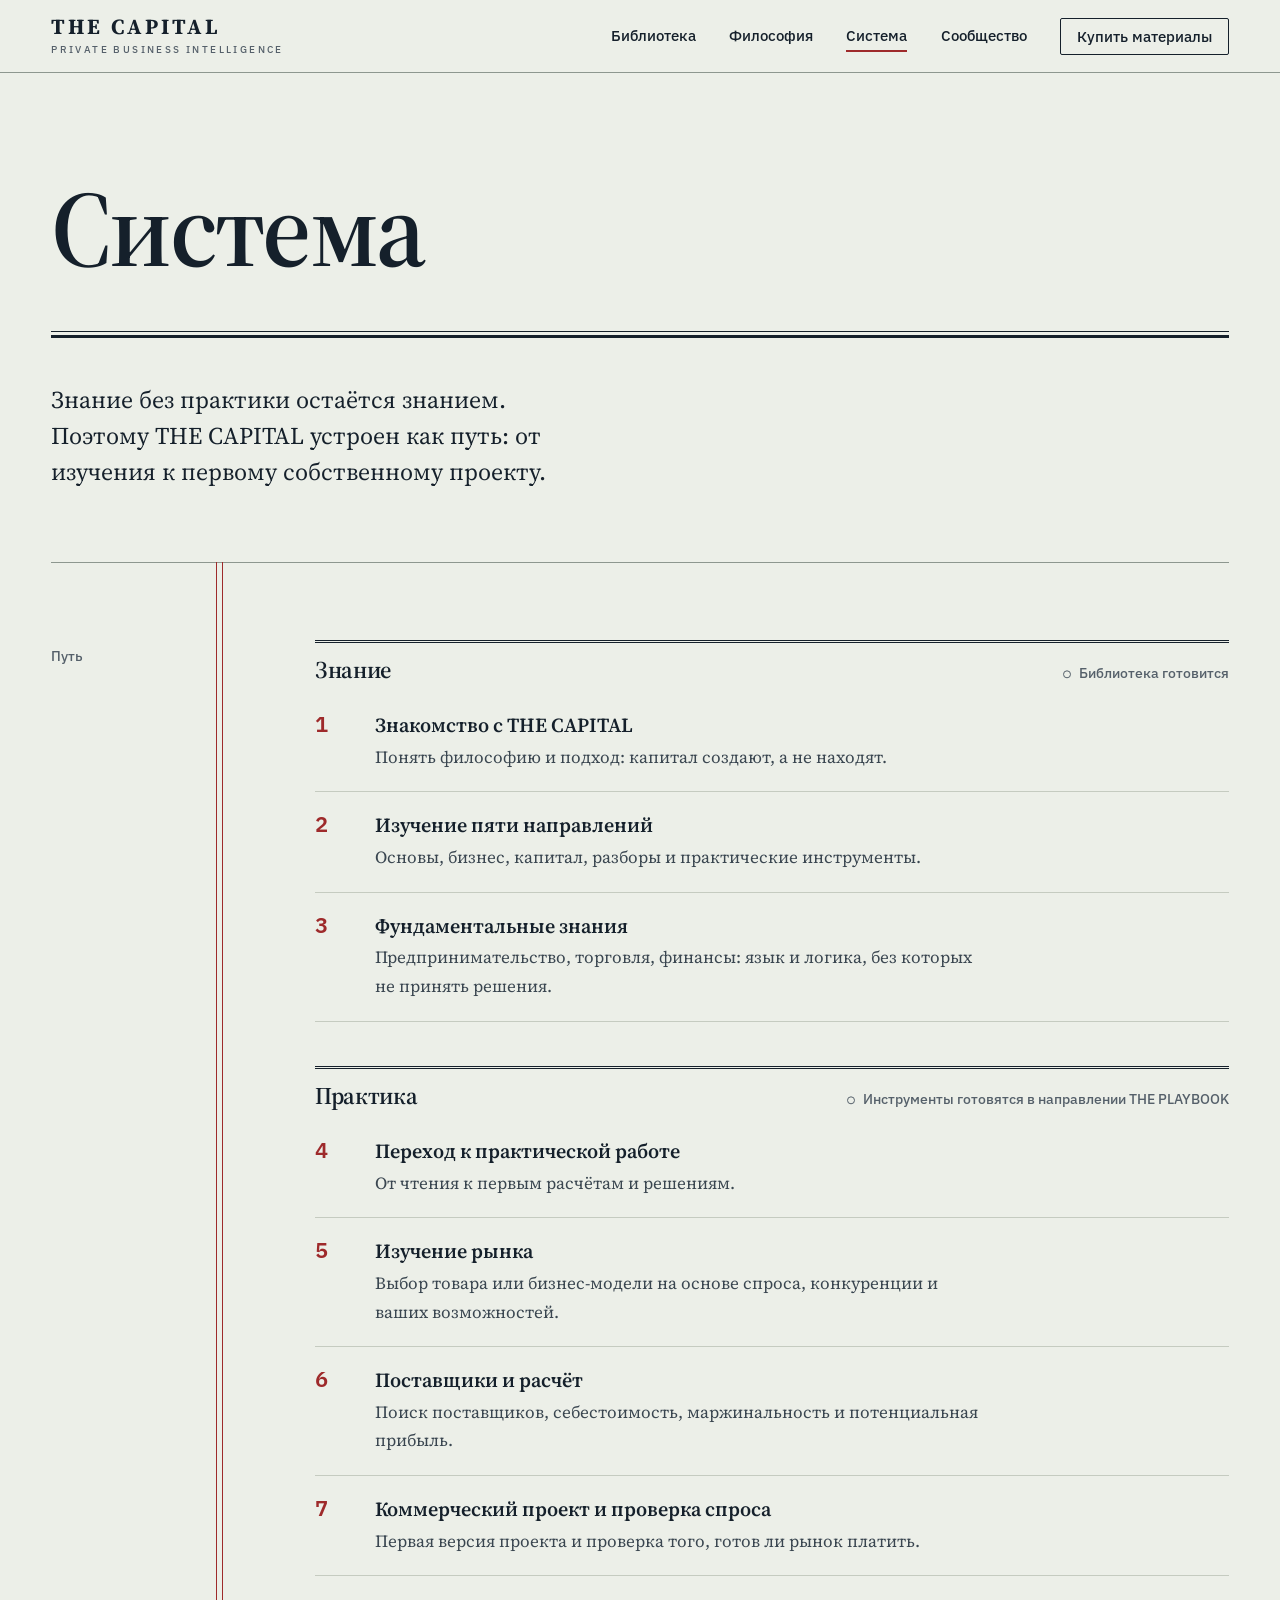
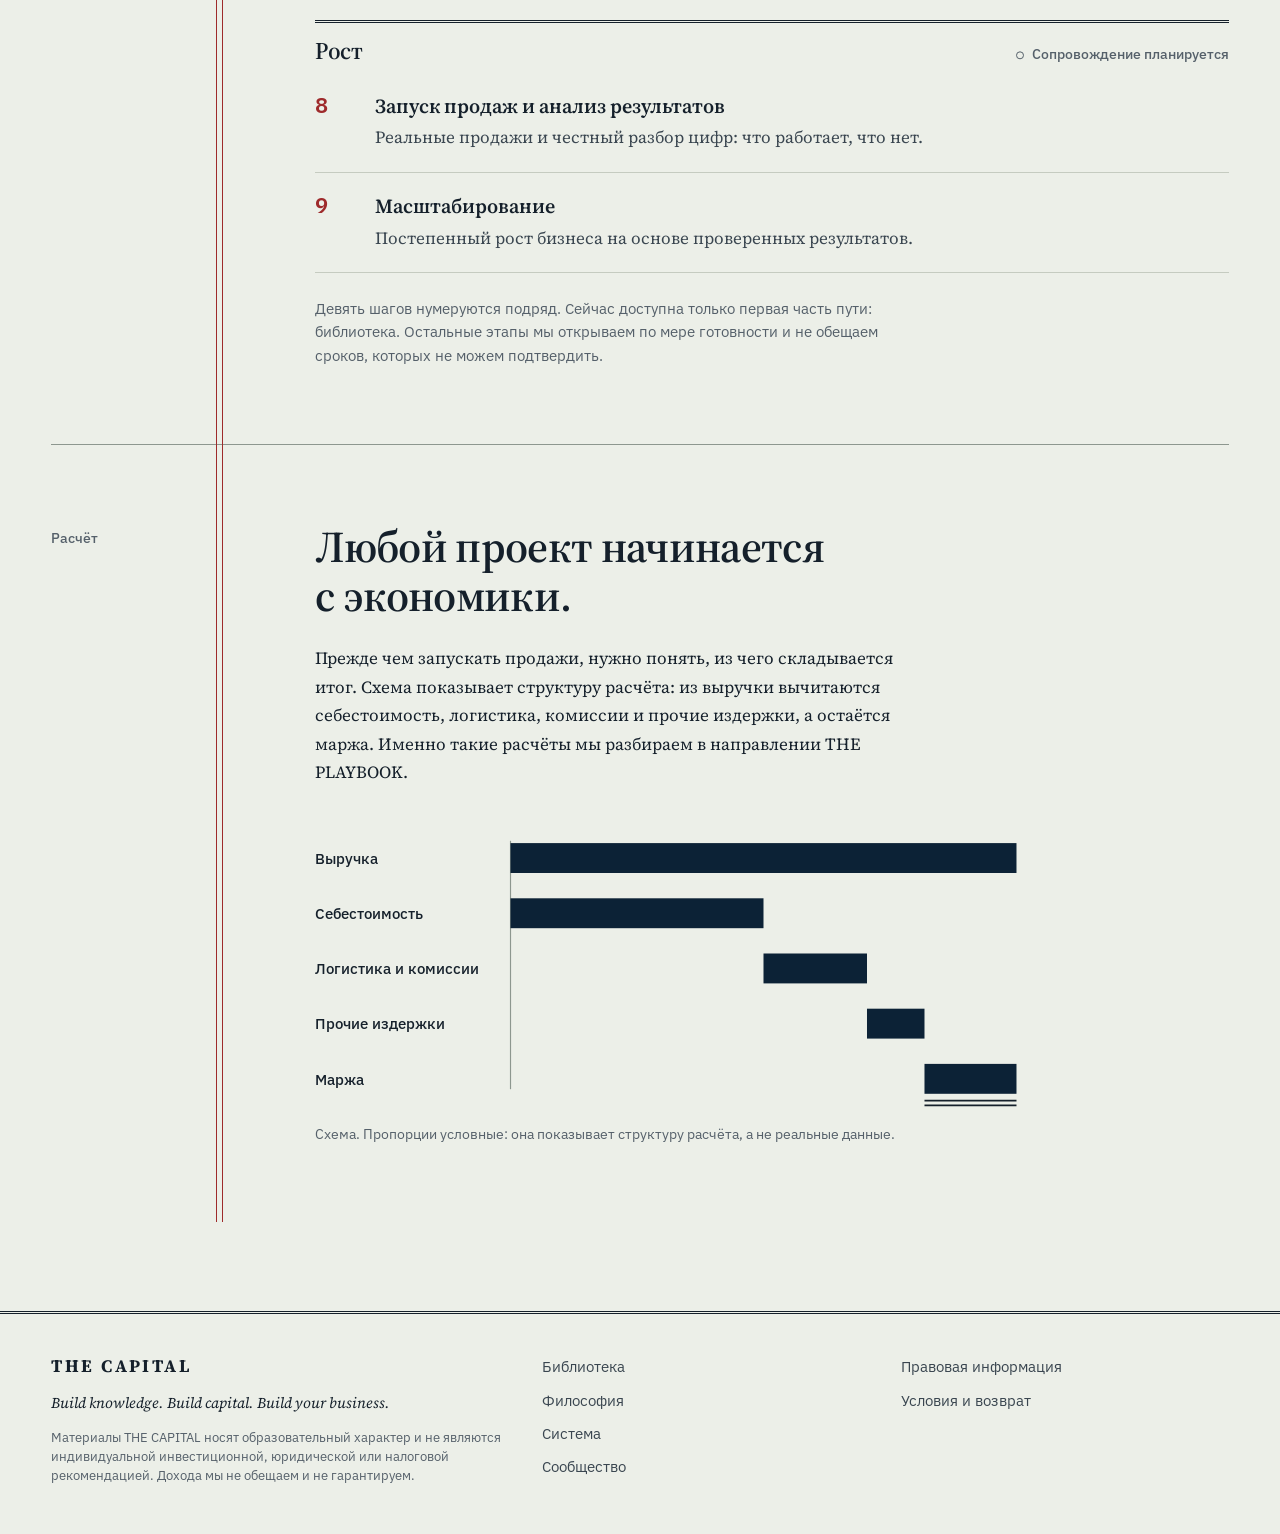
<file: system.html>
<!doctype html>
<html lang="ru">
<head>
<meta charset="utf-8">
<meta name="viewport" content="width=device-width, initial-scale=1">
<title>Система. THE CAPITAL</title>
<meta name="description" content="Путь THE CAPITAL от обучения к практическому запуску собственного бизнеса: девять шагов от знаний до масштабирования.">
<meta name="theme-color" content="#0c2236">
<meta property="og:type" content="website">
<meta property="og:title" content="Система. THE CAPITAL">
<meta property="og:description" content="Путь THE CAPITAL от обучения к практическому запуску собственного бизнеса: девять шагов от знаний до масштабирования.">
<link rel="icon" href="favicon.svg" type="image/svg+xml">
<link rel="preconnect" href="https://fonts.googleapis.com">
<link rel="preconnect" href="https://fonts.gstatic.com" crossorigin>
<link rel="stylesheet" href="https://fonts.googleapis.com/css2?family=IBM+Plex+Sans:wght@400;500;600&amp;family=Source+Serif+4:ital,opsz,wght@0,8..60,400;0,8..60,600;0,8..60,700;1,8..60,400&amp;display=swap">
<link rel="stylesheet" href="styles.css">
</head>
<body>
<a class="skip" href="#main">Перейти к содержанию</a>
<header class="mast">
<div class="wrap mast__row">
<a class="brand" href="index.html" aria-label="THE CAPITAL, на главную">
<span class="brand__name">THE CAPITAL</span>
<span class="brand__tag">Private Business Intelligence</span>
</a>
<button class="menu-btn" type="button" aria-expanded="false" aria-controls="site-nav">Меню</button>
<nav id="site-nav" class="nav" aria-label="Основная навигация">
<a href="library.html">Библиотека</a>
<a href="philosophy.html">Философия</a>
<a href="system.html" aria-current="page">Система</a>
<a href="community.html">Сообщество</a>
<a class="nav__buy" href="library.html#catalog">Купить материалы</a>
</nav>
</div>
</header>
<main id="main">

<section class="hero">
<div class="wrap">
<h1>Система</h1>
<div class="hero__rule" aria-hidden="true"></div>
<div class="hero__cols"><p class="lede">Знание без практики остаётся знанием. Поэтому THE CAPITAL устроен как путь: от изучения к первому собственному проекту.</p></div>
</div>
</section>
<div class="wrap ledger">
<section class="sec">
<p class="sec__label">Путь</p>
<div class="sec__body path-wrap">
<div class="phase"><h2>Знание</h2><span class="status">Библиотека готовится</span></div>
<ol class="path"><li><div><h3>Знакомство с THE CAPITAL</h3><p>Понять философию и подход: капитал создают, а не находят.</p></div></li><li><div><h3>Изучение пяти направлений</h3><p>Основы, бизнес, капитал, разборы и практические инструменты.</p></div></li><li><div><h3>Фундаментальные знания</h3><p>Предпринимательство, торговля, финансы: язык и логика, без которых не принять решения.</p></div></li></ol>
<div class="phase"><h2>Практика</h2><span class="status">Инструменты готовятся в направлении THE PLAYBOOK</span></div>
<ol class="path"><li><div><h3>Переход к практической работе</h3><p>От чтения к первым расчётам и решениям.</p></div></li><li><div><h3>Изучение рынка</h3><p>Выбор товара или бизнес-модели на основе спроса, конкуренции и ваших возможностей.</p></div></li><li><div><h3>Поставщики и расчёт</h3><p>Поиск поставщиков, себестоимость, маржинальность и потенциальная прибыль.</p></div></li><li><div><h3>Коммерческий проект и проверка спроса</h3><p>Первая версия проекта и проверка того, готов ли рынок платить.</p></div></li></ol>
<div class="phase"><h2>Рост</h2><span class="status">Сопровождение планируется</span></div>
<ol class="path"><li><div><h3>Запуск продаж и анализ результатов</h3><p>Реальные продажи и честный разбор цифр: что работает, что нет.</p></div></li><li><div><h3>Масштабирование</h3><p>Постепенный рост бизнеса на основе проверенных результатов.</p></div></li></ol>
<p class="note">Девять шагов нумеруются подряд. Сейчас доступна только первая часть пути: библиотека. Остальные этапы мы открываем по мере готовности и не обещаем сроков, которых не можем подтвердить.</p>
</div>
</section>

<section class="sec">
<p class="sec__label">Расчёт</p>
<div class="sec__body">
<h2>Любой проект начинается с экономики.</h2>
<div class="prose"><p>Прежде чем запускать продажи, нужно понять, из чего складывается итог. Схема показывает структуру расчёта: из выручки вычитаются себестоимость, логистика, комиссии и прочие издержки, а остаётся маржа. Именно такие расчёты мы разбираем в направлении THE PLAYBOOK.</p></div>
<figure class="figure">
<svg viewBox="0 0 640 248" role="img" aria-labelledby="fig-t fig-d">
<title id="fig-t">Структура расчёта прибыли</title>
<desc id="fig-d">Горизонтальные полосы: выручка, себестоимость, логистика и комиссии, прочие издержки, итоговая маржа. Пропорции условные.</desc>
<line class="fig-line" x1="170" y1="12" x2="170" y2="228"/>
<text class="fig-text" x="0" y="32">Выручка</text><rect class="fig-bar" x="170" y="14" width="440" height="26"/>
<text class="fig-text" x="0" y="80">Себестоимость</text><rect class="fig-bar" x="170" y="62" width="220" height="26"/>
<text class="fig-text" x="0" y="128">Логистика и комиссии</text><rect class="fig-bar" x="390" y="110" width="90" height="26"/>
<text class="fig-text" x="0" y="176">Прочие издержки</text><rect class="fig-bar" x="480" y="158" width="50" height="26"/>
<text class="fig-text" x="0" y="224">Маржа</text><rect class="fig-bar" x="530" y="206" width="80" height="26"/><line class="fig-total" x1="530" y1="238" x2="610" y2="238"/><line class="fig-total" x1="530" y1="242" x2="610" y2="242"/>
</svg>
<figcaption>Схема. Пропорции условные: она показывает структуру расчёта, а не реальные данные.</figcaption>
</figure>
</div>
</section>
</div>
</main>
<footer class="foot">
<div class="wrap foot__grid">
<div>
<p class="foot__brand">THE CAPITAL</p>
<p class="foot__motto">Build knowledge. Build capital. Build your business.</p>
<small>Материалы THE CAPITAL носят образовательный характер и не являются индивидуальной инвестиционной, юридической или налоговой рекомендацией. Дохода мы не обещаем и не гарантируем.</small>
</div>
<nav aria-label="Разделы">
<ul>
<li><a href="library.html">Библиотека</a></li>
<li><a href="philosophy.html">Философия</a></li>
<li><a href="system.html">Система</a></li>
<li><a href="community.html">Сообщество</a></li>
</ul>
</nav>
<nav aria-label="Правовая информация">
<ul>
<li><a href="legal.html">Правовая информация</a></li>
<li><a href="legal.html#conditions">Условия и возврат</a></li>
</ul>
</nav>
</div>
</footer>
<script src="config.js"></script>
<script src="capital.js"></script>
</body>
</html>
</file>
<file: styles.css>
/* THE CAPITAL — дизайн-система «Гроссбух».
   Основа: бумага бухгалтерских книг, тёмно-синие чернила, красное поле с двойной линией. */

:root {
  --paper: #ecefe8;
  --panel: #f6f7f2;
  --ink: #15202b;
  --ink-2: #3a4650;
  --muted: #55606a;
  --rule: #c5cbc0;
  --rule-strong: #8d978f;
  --navy: #0c2236;
  --navy-2: #123049;
  --on-navy: #e9ede7;
  --on-navy-muted: #a9b8c3;
  --on-navy-rule: #2f4659;
  --red: #9e2a2b;
  --red-on-navy: #e8908c;

  --serif: "Source Serif 4", "Source Serif Pro", Georgia, "Times New Roman", serif;
  --sans: "IBM Plex Sans", system-ui, -apple-system, "Segoe UI", Roboto, "Helvetica Neue", Arial, sans-serif;

  --gutter: clamp(1.25rem, 4vw, 3.5rem);
  --margin: 13.5rem;
  --measure: 38rem;
}

*, *::before, *::after { box-sizing: border-box; }
html { -webkit-text-size-adjust: 100%; scroll-behavior: smooth; }
body {
  margin: 0;
  background: var(--paper);
  color: var(--ink);
  font-family: var(--serif);
  font-size: 1.0625rem;
  line-height: 1.68;
  font-feature-settings: "kern", "liga", "onum";
  text-rendering: optimizeLegibility;
}
img, svg { max-width: 100%; display: block; }
a { color: inherit; text-decoration-thickness: 1px; text-underline-offset: 0.2em; }
a:hover { text-decoration-thickness: 2px; }
:focus-visible { outline: 2px solid var(--ink); outline-offset: 3px; border-radius: 1px; }
.band :focus-visible, .mast--dark :focus-visible { outline-color: var(--on-navy); }
::selection { background: var(--navy); color: var(--on-navy); }

.skip {
  position: absolute; left: 1rem; top: -4rem; z-index: 100;
  background: var(--ink); color: var(--paper); padding: .6rem 1rem; font: 500 .9rem var(--sans);
}
.skip:focus { top: 1rem; }

.wrap { max-width: 80rem; margin-inline: auto; padding-inline: var(--gutter); }

/* ---------- Шапка ---------- */
.mast { border-bottom: 1px solid var(--rule-strong); background: var(--paper); position: relative; z-index: 20; }
.mast__row { display: flex; align-items: center; justify-content: space-between; gap: 1.5rem; min-height: 4.5rem; }
.brand { text-decoration: none; display: flex; flex-direction: column; line-height: 1.1; }
.brand:hover { text-decoration: none; }
.brand__name { font: 700 1.35rem/1 var(--serif); letter-spacing: .14em; }
.brand__tag { font: 500 .625rem/1.2 var(--sans); letter-spacing: .24em; text-transform: uppercase; color: var(--muted); margin-top: .4rem; }
.nav { display: flex; gap: clamp(1rem, 2.6vw, 2.25rem); align-items: center; font: 500 .9375rem var(--sans); }
.nav a { text-decoration: none; padding: .35rem 0; border-bottom: 2px solid transparent; }
.nav a:hover { border-bottom-color: var(--rule-strong); }
.nav a[aria-current="page"] { border-bottom-color: var(--red); }
.nav .nav__buy { border: 1px solid var(--ink); padding: .5rem 1rem; border-bottom-width: 1px; border-radius: 2px; }
.nav .nav__buy:hover { background: var(--ink); color: var(--paper); border-bottom-color: var(--ink); }
.menu-btn {
  display: none; font: 500 .9375rem var(--sans); background: none; border: 1px solid var(--ink);
  border-radius: 2px; padding: .5rem 1rem; color: var(--ink); cursor: pointer;
}

/* ---------- Первый экран ---------- */
.hero { padding-block: clamp(3rem, 8vw, 6.5rem) clamp(2.5rem, 6vw, 4.5rem); }
.hero__status { font: 500 .875rem var(--sans); color: var(--muted); margin: 0 0 1.75rem; display: flex; gap: .6rem; align-items: baseline; }
.hero__status::before { content: ""; width: .55rem; height: .55rem; border: 1.5px solid var(--red); border-radius: 50%; flex: none; transform: translateY(.05rem); }
.hero h1 {
  margin: 0; font-weight: 600; font-size: clamp(2.75rem, 8.4vw, 7rem); line-height: 1; letter-spacing: -.025em;
  font-variation-settings: "opsz" 60;
}
.hero h1 span { display: block; }
.hero__rule { height: 7px; margin-top: clamp(1.75rem, 4vw, 3rem); border-top: 1px solid var(--ink); border-bottom: 3px solid var(--ink); transform-origin: left center; animation: draw 1.1s cubic-bezier(.2, .7, .2, 1) both; }
@keyframes draw { from { transform: scaleX(0); } to { transform: scaleX(1); } }
.hero__cols { display: grid; grid-template-columns: minmax(0, 1fr); gap: 2rem; margin-top: clamp(1.75rem, 3.5vw, 2.75rem); }
.lede { font-size: clamp(1.2rem, 2.1vw, 1.5rem); line-height: 1.5; max-width: 34rem; margin: 0; color: var(--ink); }
.hero__actions { display: flex; flex-wrap: wrap; gap: 1rem 1.5rem; align-items: center; }

/* ---------- Кнопки ---------- */
.btn {
  display: inline-block; font: 500 1rem/1 var(--sans); text-decoration: none; cursor: pointer;
  background: var(--ink); color: var(--paper); border: 1px solid var(--ink); border-radius: 2px; padding: 1rem 1.6rem;
}
.btn:hover { background: var(--navy-2); border-color: var(--navy-2); text-decoration: none; }
.btn--light { background: var(--on-navy); color: var(--navy); border-color: var(--on-navy); }
.btn--light:hover { background: #fff; border-color: #fff; }
.btn--small { padding: .7rem 1.1rem; font-size: .9375rem; }
.textlink { font: 500 1rem var(--sans); }

/* ---------- Гроссбух: поле и секции ---------- */
.ledger { position: relative; }
.sec { display: grid; grid-template-columns: minmax(0, 1fr); padding-block: clamp(2.75rem, 6vw, 5rem); border-top: 1px solid var(--rule-strong); }
.sec__label { font: 500 .875rem/1.4 var(--sans); color: var(--muted); margin: 0 0 1rem; }
.sec__body { min-width: 0; }
.sec h2 { margin: 0 0 1.5rem; font-weight: 600; font-size: clamp(1.85rem, 3.6vw, 2.75rem); line-height: 1.12; letter-spacing: -.015em; max-width: 24ch; font-variation-settings: "opsz" 48; }
.sec h3 { font-weight: 600; font-size: 1.25rem; line-height: 1.3; margin: 0 0 .5rem; }
.prose { max-width: var(--measure); }
.prose p { margin: 0 0 1.15rem; }
.prose p:last-child { margin-bottom: 0; }
.note { font: 400 .9375rem/1.55 var(--sans); color: var(--muted); max-width: var(--measure); margin: 1.5rem 0 0; }

/* ---------- План счетов (список направлений) ---------- */
.accounts { list-style: none; margin: 0; padding: 0; border-top: 3px double var(--ink); }
.acct { display: grid; grid-template-columns: 3rem minmax(0, 1fr); column-gap: 1rem; padding: 1.6rem 0; border-bottom: 1px solid var(--rule-strong); }
.acct__no { font: 500 .9375rem var(--sans); font-variant-numeric: tabular-nums; color: var(--red); padding-top: .55rem; }
.acct__line { display: flex; align-items: baseline; gap: .6rem; margin: 0 0 .4rem; font-weight: 600; font-size: clamp(1.2rem, 2.2vw, 1.6rem); line-height: 1.25; }
.acct__name { min-width: 0; letter-spacing: .02em; }
.leader { flex: 1; min-width: 1rem; border-bottom: 2px dotted var(--rule-strong); transform: translateY(-.3em); }
.acct__price { font: 600 1.15rem var(--sans); font-variant-numeric: tabular-nums; white-space: nowrap; }
.acct__desc { margin: 0; max-width: 40rem; color: var(--ink-2); }
.acct__topics { list-style: none; margin: .9rem 0 0; padding: 0; font: 400 .9375rem/1.5 var(--sans); color: var(--muted); display: flex; flex-wrap: wrap; gap: .25rem 1.75rem; }
.acct__buy { margin-top: 1.1rem; }
.acct__link { text-decoration: none; }
.acct__link:hover { text-decoration: underline; }

/* ---------- Итог с двойной чертой ---------- */
.totals { margin: 2.25rem 0 0; max-width: 34rem; font-family: var(--sans); }
.totals div { display: flex; align-items: baseline; gap: .75rem; padding: .55rem 0; }
.totals dt, .totals dd { margin: 0; }
.totals dt { flex: 1; color: var(--ink-2); }
.totals dd { font-variant-numeric: tabular-nums; font-weight: 500; }
.totals__sum { border-top: 1px solid var(--ink); margin-top: .35rem; padding-top: .8rem !important; }
.totals__sum dt { color: var(--ink); font-weight: 600; }
.totals__sum dd { font: 700 1.85rem/1 var(--serif); padding-bottom: .35rem; border-bottom: 4px double var(--ink); }
.band .totals dt { color: var(--on-navy-muted); }
.band .totals__sum { border-top-color: var(--on-navy); }
.band .totals__sum dt { color: var(--on-navy); }
.band .totals__sum dd { border-bottom-color: var(--on-navy); }

/* ---------- Тёмный блок ---------- */
.band { background: var(--navy); color: var(--on-navy); }
.band .sec { border-top: 0; }
.band .sec__label { color: var(--on-navy-muted); }
.band .note { color: var(--on-navy-muted); }
.band a { color: inherit; }

/* ---------- Таблица сравнения ---------- */
.tablewrap { overflow-x: auto; margin-top: 1.5rem; -webkit-overflow-scrolling: touch; }
table.compare { border-collapse: collapse; width: 100%; min-width: 34rem; font-size: 1rem; }
table.compare caption { text-align: left; font: 400 .9375rem/1.55 var(--sans); color: var(--muted); padding-bottom: 1rem; max-width: var(--measure); caption-side: top; }
table.compare th, table.compare td { text-align: left; vertical-align: top; padding: .95rem 1.25rem .95rem 0; border-bottom: 1px solid var(--rule-strong); }
table.compare thead th { font: 600 .9375rem var(--sans); border-bottom: 3px double var(--ink); padding-top: .4rem; }
table.compare tbody th { font: 500 .9375rem var(--sans); width: 28%; color: var(--ink); }
table.compare td:nth-child(2) { color: var(--muted); }
table.compare td:nth-child(3) { color: var(--ink); font-weight: 500; }

/* ---------- Принципы (определения) ---------- */
.defs { margin: 0; padding: 0; border-top: 1px solid var(--rule-strong); }
.defs > div { display: grid; grid-template-columns: minmax(0, 1fr); gap: .35rem; padding: 1.35rem 0; border-bottom: 1px solid var(--rule); }
.defs dt { font-weight: 600; font-size: 1.2rem; line-height: 1.3; }
.defs dd { margin: 0; max-width: var(--measure); color: var(--ink-2); }

/* ---------- Путь (реальная последовательность) ---------- */
.path-wrap { counter-reset: step; }
.path { list-style: none; margin: 0; padding: 0; }
.path > li { display: grid; grid-template-columns: 2.75rem minmax(0, 1fr); column-gap: 1rem; padding: 1.25rem 0; border-bottom: 1px solid var(--rule); position: relative; }
.path > li::before { counter-increment: step; content: counter(step); font: 600 1.35rem/1.2 var(--sans); font-variant-numeric: tabular-nums; color: var(--red); }
.path h3 { margin: 0 0 .3rem; }
.path p { margin: 0; max-width: var(--measure); color: var(--ink-2); }
.phase { margin: 2.75rem 0 .5rem; display: flex; flex-wrap: wrap; gap: .5rem 1.25rem; align-items: baseline; justify-content: space-between; border-top: 3px double var(--ink); padding-top: .9rem; }
.phase:first-of-type { margin-top: 0; }
.phase h2 { margin: 0; font-size: 1.5rem; }
.status { font: 500 .875rem var(--sans); color: var(--muted); display: inline-flex; gap: .5rem; align-items: baseline; }
.status::before { content: ""; width: .5rem; height: .5rem; border: 1.5px solid var(--muted); border-radius: 50%; transform: translateY(.02rem); }

/* ---------- Схема ---------- */
.figure { margin: 2.5rem 0 0; max-width: 46rem; }
.figure svg { width: 100%; height: auto; }
.figure figcaption { font: 400 .875rem/1.5 var(--sans); color: var(--muted); margin-top: .75rem; }
.fig-bar { fill: var(--navy); }
.fig-total { stroke: var(--ink); stroke-width: 1.5; }
.fig-text { font: 500 13px var(--sans); fill: var(--ink); }
.fig-line { stroke: var(--rule-strong); stroke-width: 1; }

/* ---------- Подвал ---------- */
.foot { border-top: 3px double var(--ink); margin-top: clamp(3rem, 7vw, 6rem); padding-block: 2.5rem 3rem; font-family: var(--sans); font-size: .9375rem; color: var(--ink-2); }
.foot__grid { display: grid; gap: 2rem; grid-template-columns: minmax(0, 1fr); }
.foot a { text-decoration: none; }
.foot a:hover { text-decoration: underline; }
.foot ul { list-style: none; margin: 0; padding: 0; display: grid; gap: .5rem; }
.foot__brand { font: 700 1.1rem var(--serif); letter-spacing: .14em; color: var(--ink); margin: 0 0 .75rem; }
.foot__motto { font-family: var(--serif); font-style: italic; color: var(--ink); margin: 0 0 .75rem; }
.foot small { display: block; max-width: 36rem; line-height: 1.55; color: var(--muted); }

/* ---------- Диалог покупки ---------- */
dialog.buy {
  border: 1px solid var(--ink); border-radius: 2px; padding: 0; max-width: min(30rem, calc(100vw - 2.5rem)); width: 100%;
  background: var(--panel); color: var(--ink); font-family: var(--sans);
}
dialog.buy::backdrop { background: rgba(12, 34, 54, .55); }
dialog.buy[open] { animation: pop .18s ease-out; }
@keyframes pop { from { opacity: 0; transform: translateY(.5rem); } to { opacity: 1; transform: none; } }
.buy__body { padding: 1.75rem 1.75rem 1.5rem; }
.buy h2 { font: 600 1.4rem/1.25 var(--serif); margin: 0 0 .75rem; }
.buy p { margin: 0 0 1rem; line-height: 1.55; }
.buy__item { border-top: 3px double var(--ink); border-bottom: 1px solid var(--rule-strong); padding: .8rem 0; margin: 1rem 0; display: flex; justify-content: space-between; gap: 1rem; font-weight: 500; }
.buy label { display: block; font-weight: 500; margin-bottom: .4rem; }
.buy input[type="email"] { width: 100%; font: 400 1rem var(--sans); padding: .8rem .9rem; border: 1px solid var(--ink); border-radius: 2px; background: #fff; color: var(--ink); }
.buy__error { color: #8a1f21; font-weight: 500; min-height: 1.3em; }
.buy__actions { display: flex; flex-wrap: wrap; gap: .75rem; margin-top: 1.25rem; }
.btn--plain { background: transparent; color: var(--ink); }
.btn--plain:hover { background: var(--rule); border-color: var(--ink); }

/* ---------- Адаптив ---------- */
@media (min-width: 62.5rem) {
  .hero__cols { grid-template-columns: minmax(0, 1.1fr) minmax(0, 1fr); align-items: end; }
  .hero__actions { justify-content: flex-start; }
  .ledger::before {
    content: ""; position: absolute; top: 0; bottom: 0; left: var(--margin);
    width: 7px; border-left: 1px solid var(--red); border-right: 1px solid var(--red); pointer-events: none;
  }
  .sec { grid-template-columns: var(--margin) minmax(0, 1fr); }
  .sec__label { padding-right: 2rem; margin: .45rem 0 0; }
  .sec__body { padding-left: 3rem; }
  .foot__grid { grid-template-columns: 1.4fr 1fr 1fr; }
  .defs > div { grid-template-columns: 17rem minmax(0, 1fr); gap: 2rem; }
}
@media (max-width: 52rem) {
  .menu-btn { display: inline-block; }
  .js .nav { display: none; position: absolute; left: 0; right: 0; top: 100%; background: var(--paper); border-bottom: 1px solid var(--rule-strong); padding: 1rem var(--gutter) 1.5rem; flex-direction: column; align-items: stretch; gap: .25rem; }
  .js .nav[data-open="true"] { display: flex; }
  .nav a { padding: .8rem 0; border-bottom: 1px solid var(--rule); }
  .nav .nav__buy { margin-top: .75rem; text-align: center; border-bottom: 1px solid var(--ink); }
  .brand__tag { letter-spacing: .16em; }
  .acct { grid-template-columns: 2.25rem minmax(0, 1fr); column-gap: .5rem; }
  .acct__line { flex-wrap: wrap; }
  .leader { display: none; }
  .acct__price { margin-left: auto; }
  .path > li { grid-template-columns: 2.25rem minmax(0, 1fr); column-gap: .5rem; }
}
@media (max-width: 30rem) {
  .brand__name { font-size: 1.15rem; letter-spacing: .1em; }
  .brand__tag { display: none; }
  body { font-size: 1.03rem; }
  .btn { width: 100%; text-align: center; }
  .acct__buy .btn, .hero__actions .btn { width: 100%; }
}
@media (prefers-reduced-motion: reduce) {
  html { scroll-behavior: auto; }
  .hero__rule, dialog.buy[open] { animation: none; }
}
@media print {
  .mast, .menu-btn, .btn, .nav { display: none; }
  body { background: #fff; }
}
</file>
